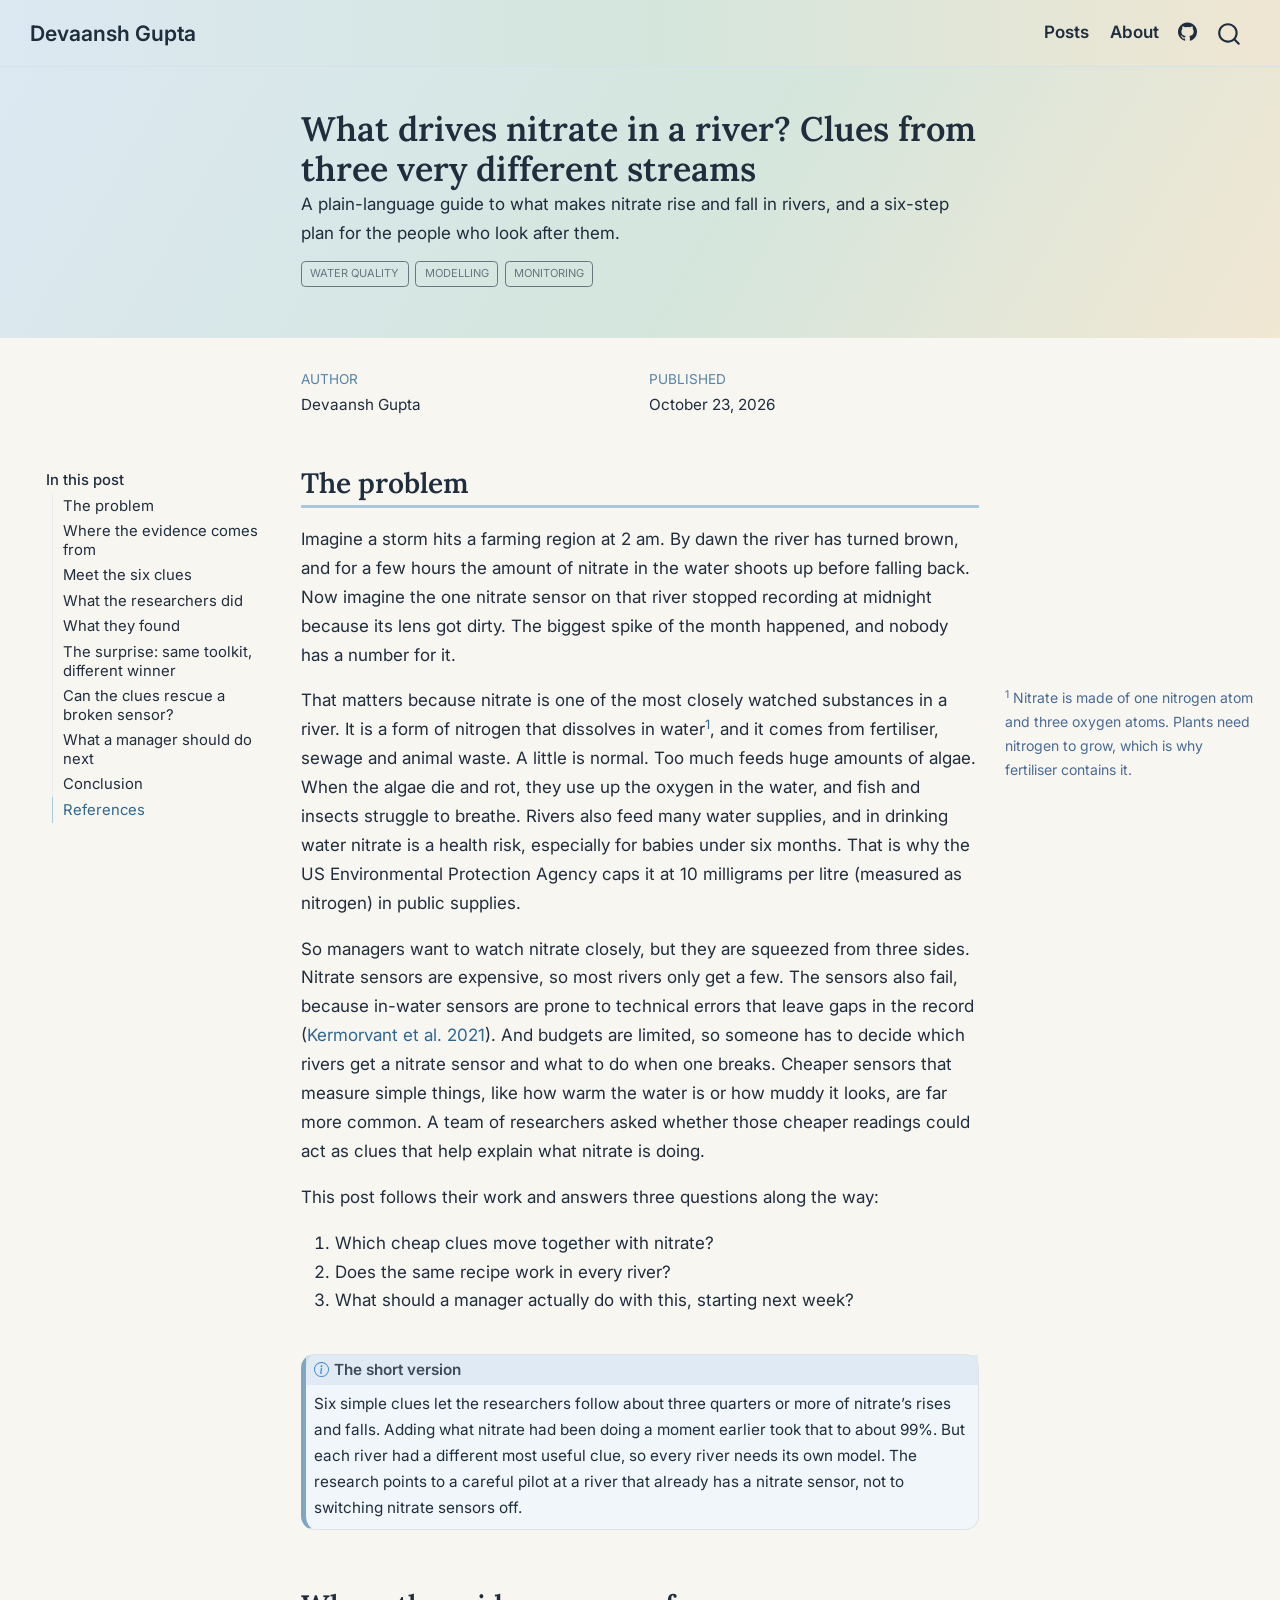
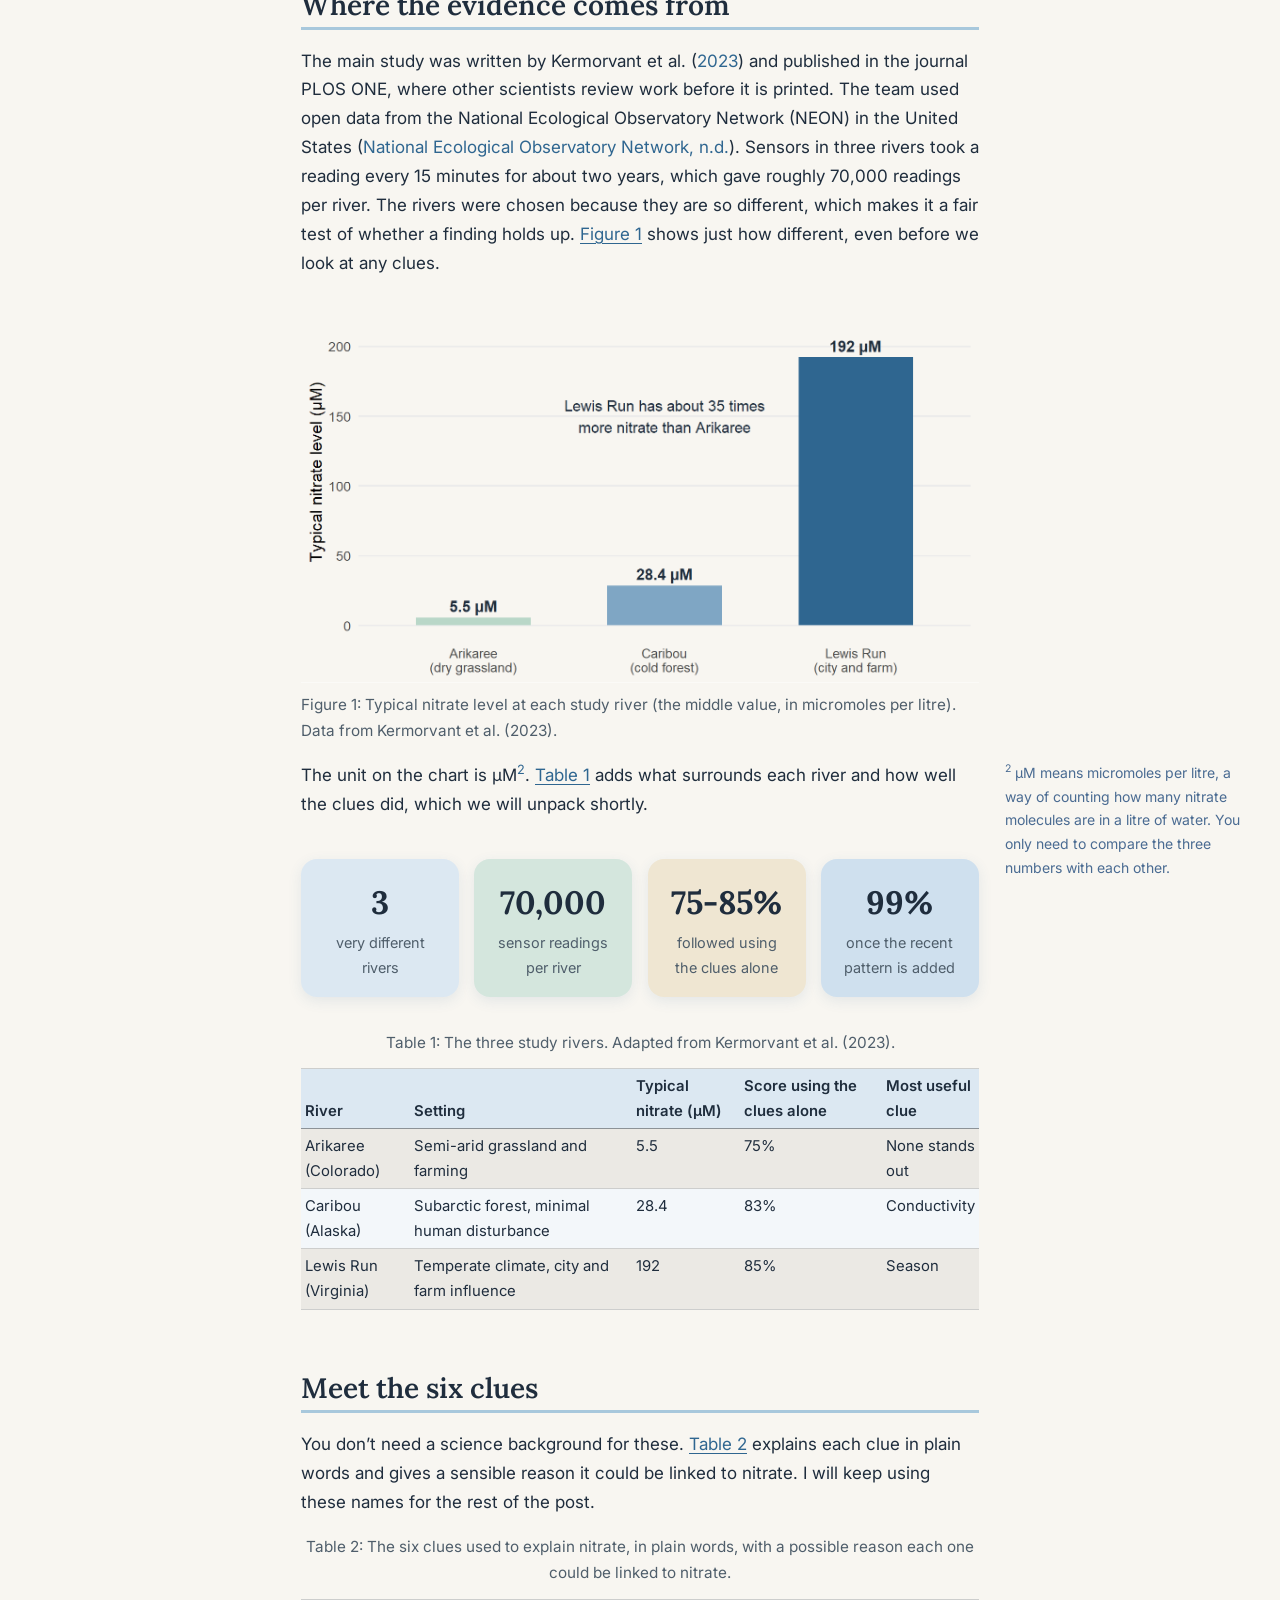
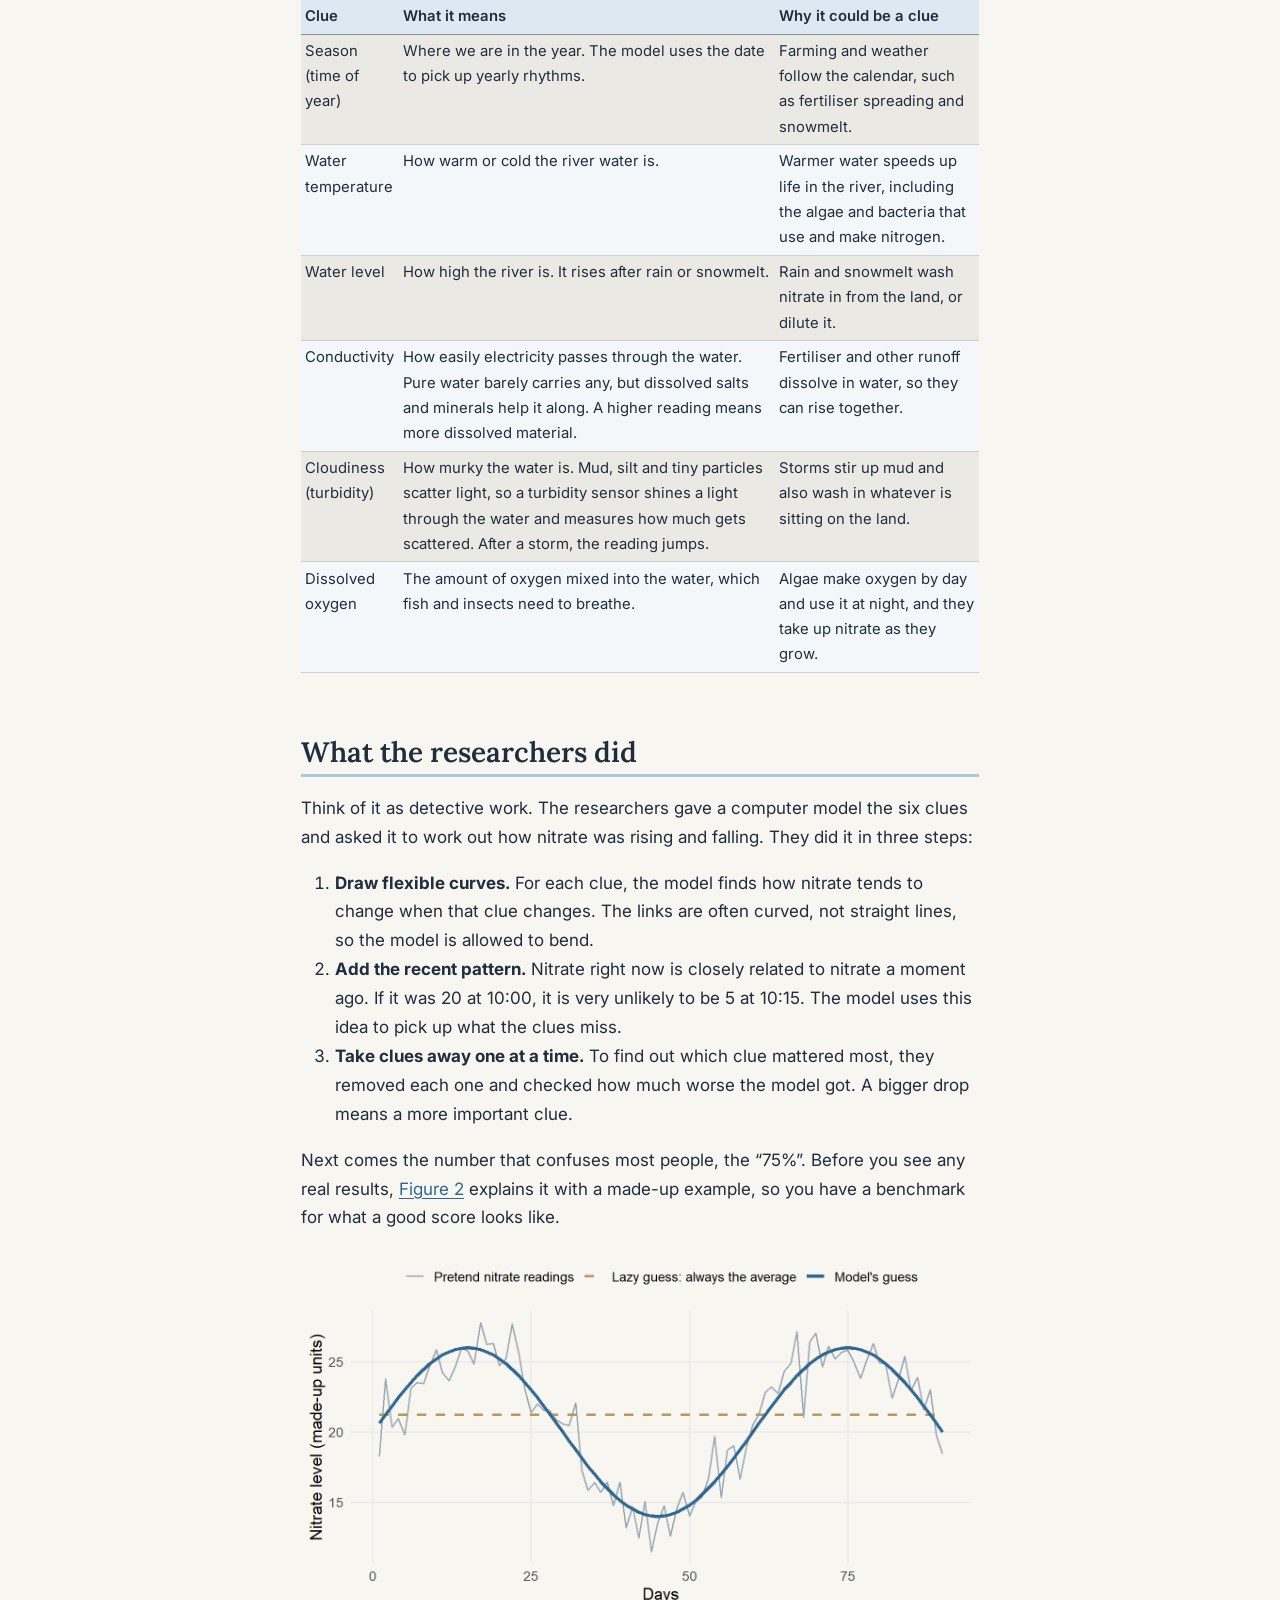
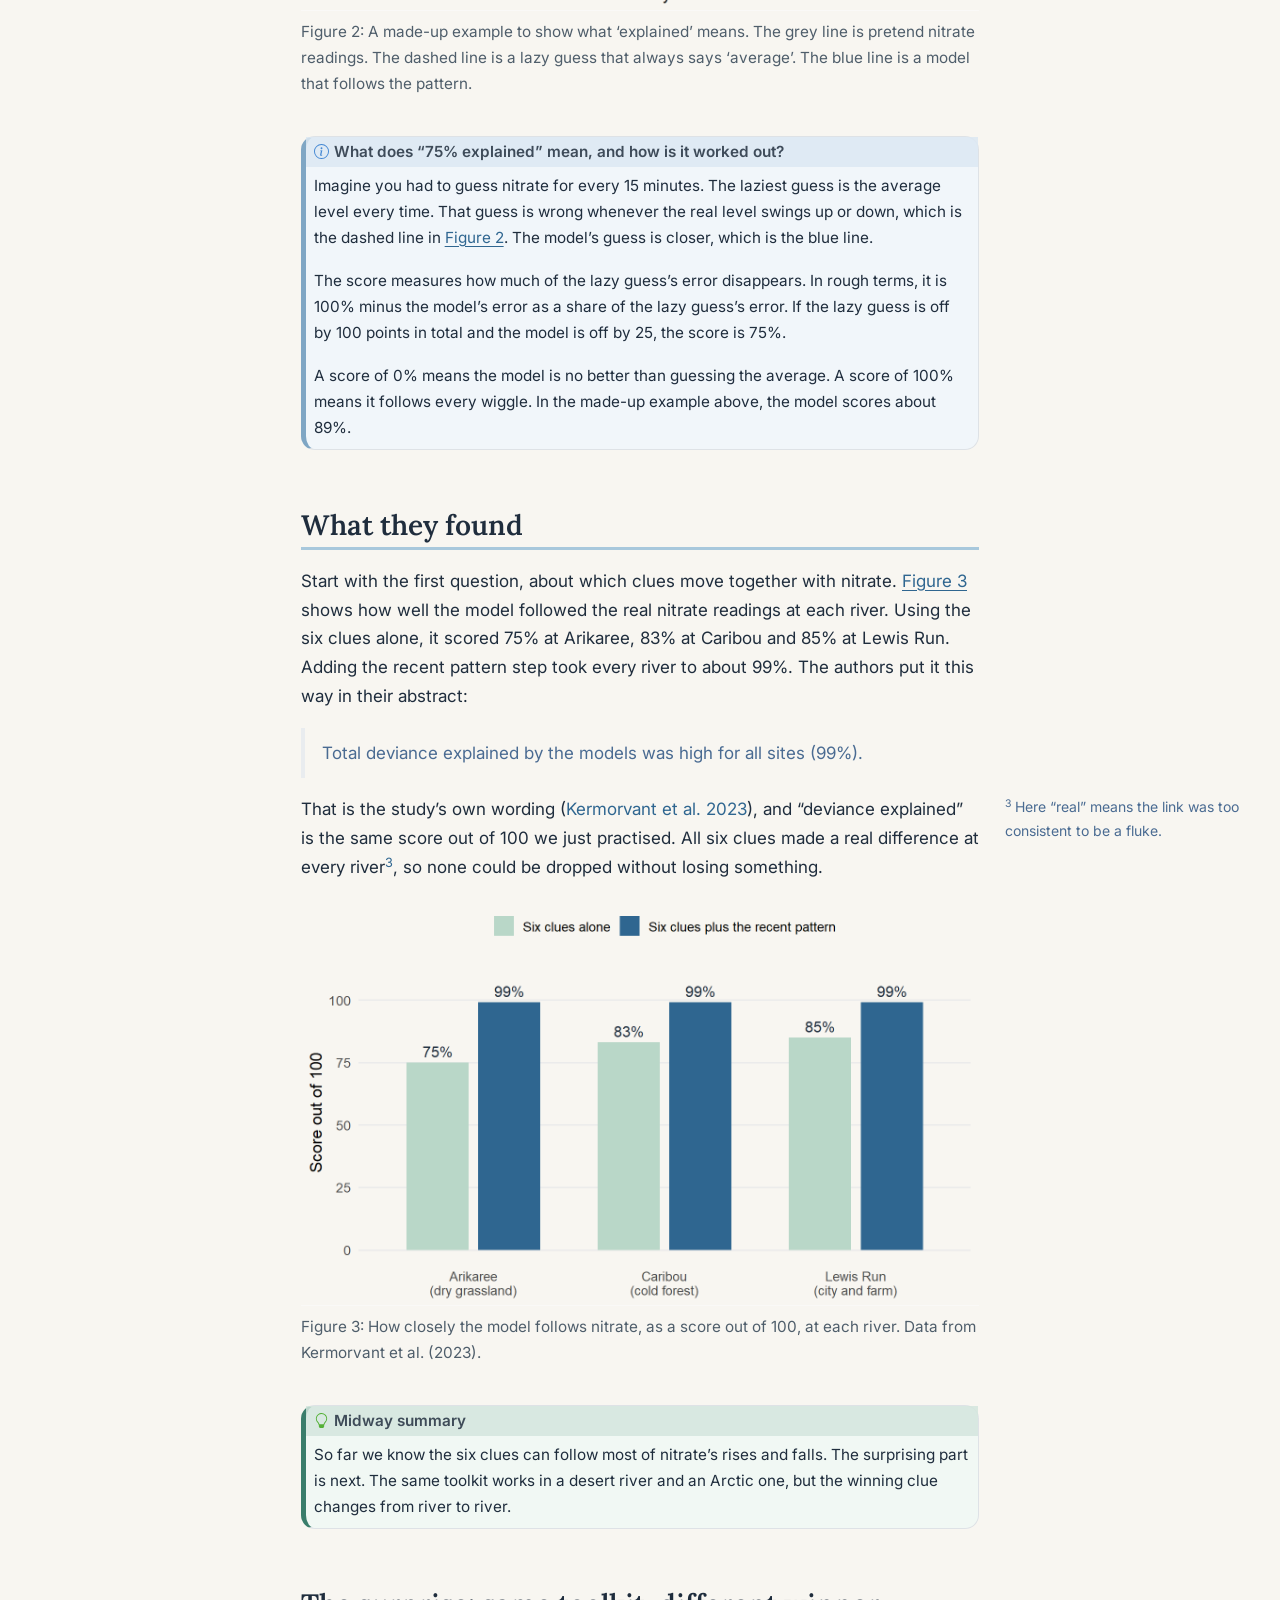
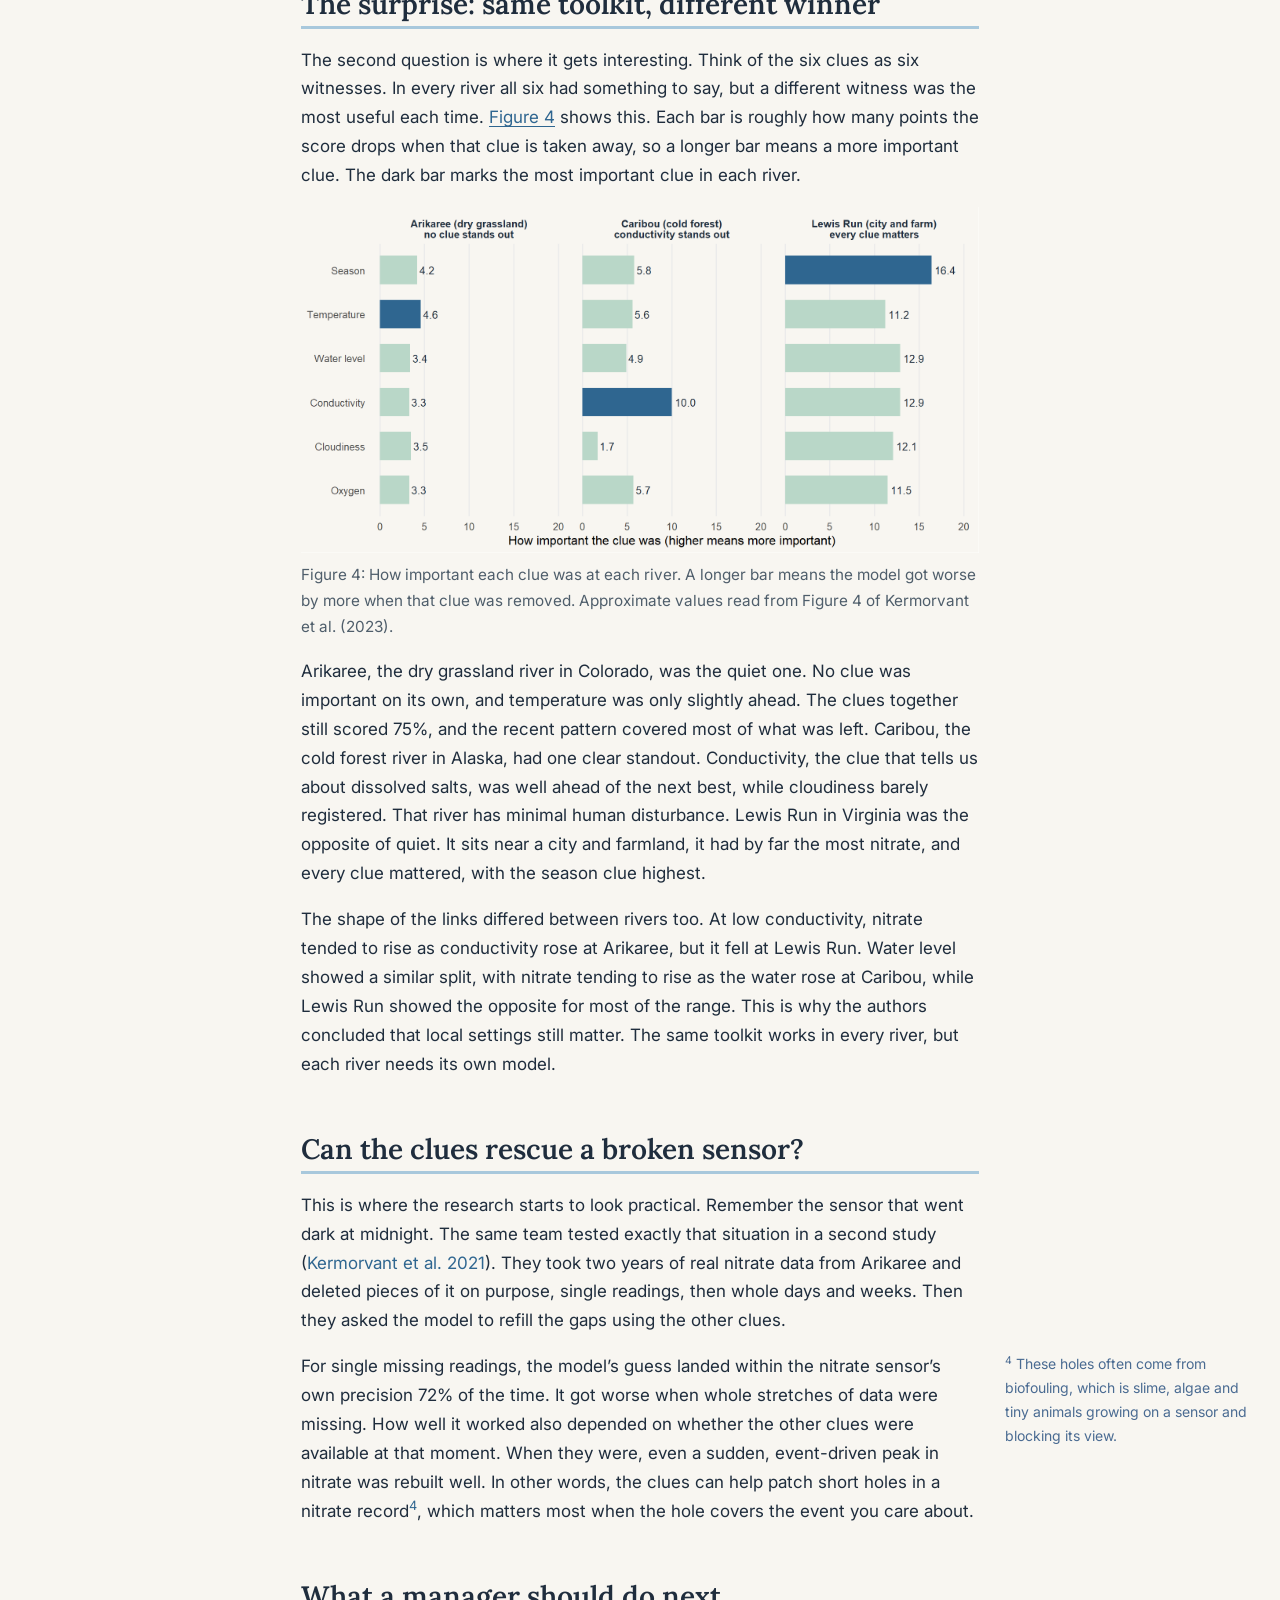
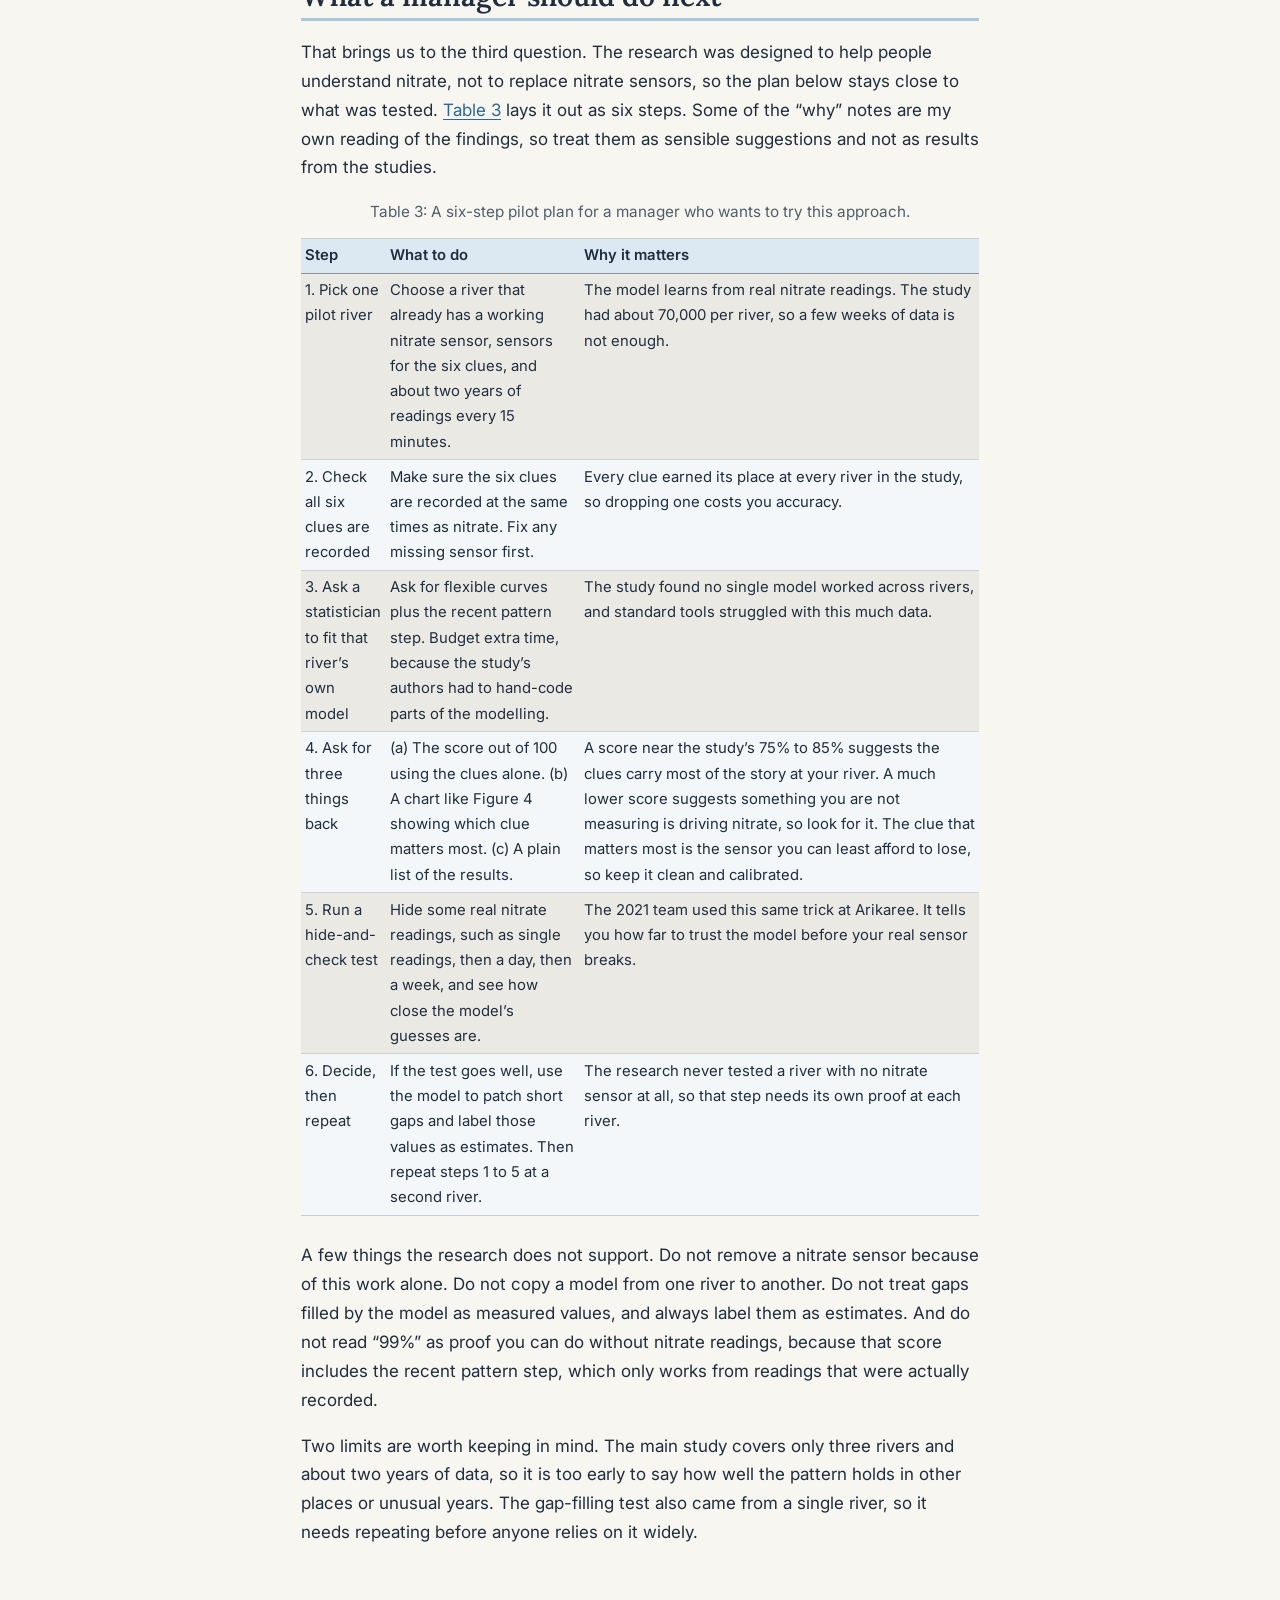
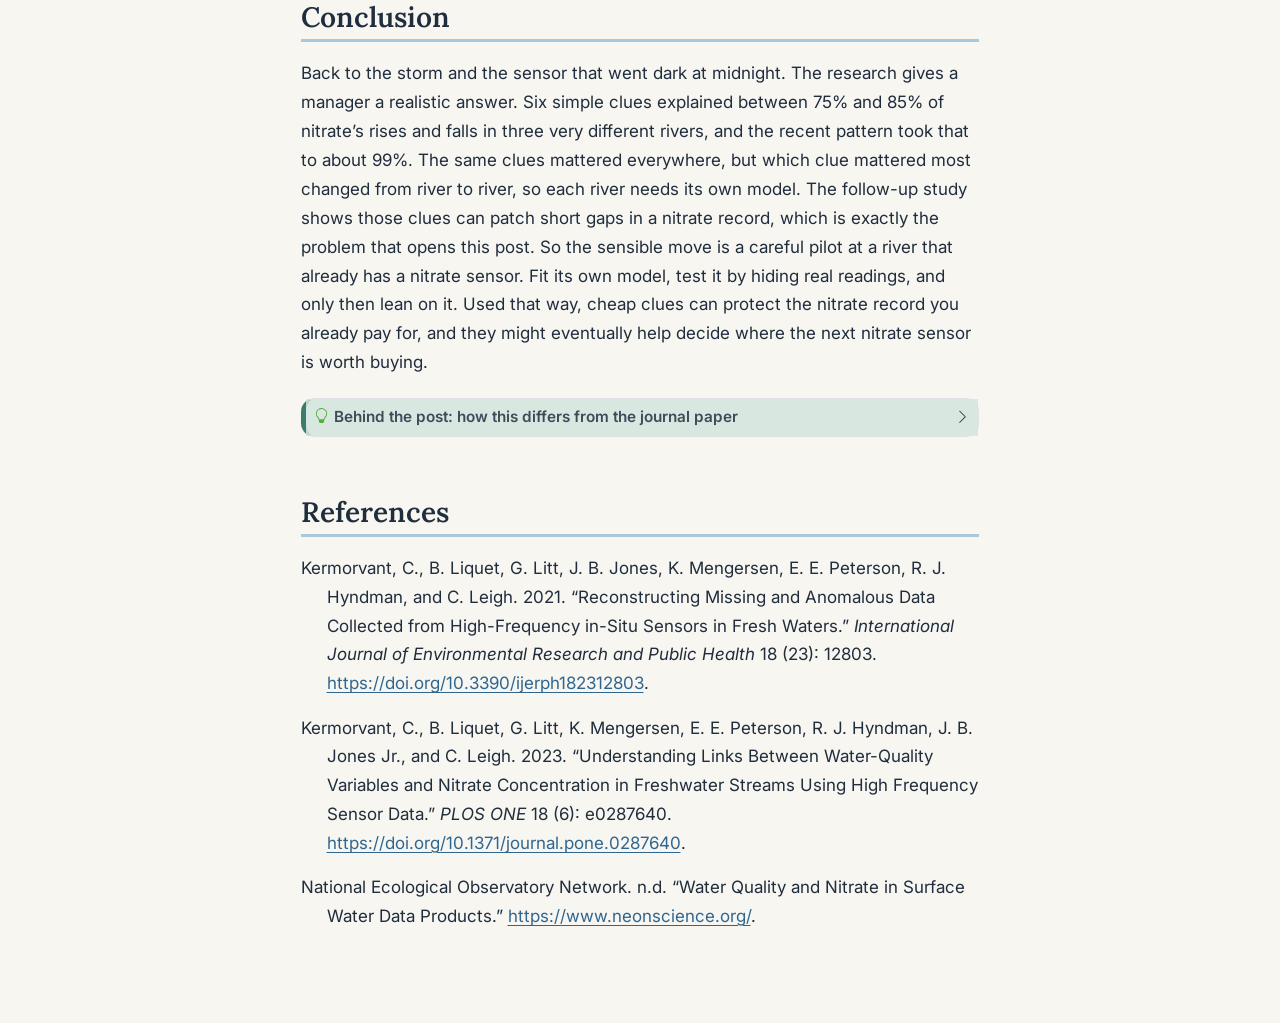
<file: docs/posts/nitrate-sensors/index.html>
<!DOCTYPE html>
<html xmlns="http://www.w3.org/1999/xhtml" lang="en" xml:lang="en"><head>

<meta charset="utf-8">
<meta name="generator" content="quarto-1.6.42">

<meta name="viewport" content="width=device-width, initial-scale=1.0, user-scalable=yes">

<meta name="author" content="Devaansh Gupta">
<meta name="dcterms.date" content="2026-10-23">
<meta name="description" content="A plain-language guide to what makes nitrate rise and fall in rivers, and a six-step plan for the people who look after them.">

<title>What drives nitrate in a river? Clues from three very different streams – Devaansh Gupta</title>
<style>
code{white-space: pre-wrap;}
span.smallcaps{font-variant: small-caps;}
div.columns{display: flex; gap: min(4vw, 1.5em);}
div.column{flex: auto; overflow-x: auto;}
div.hanging-indent{margin-left: 1.5em; text-indent: -1.5em;}
ul.task-list{list-style: none;}
ul.task-list li input[type="checkbox"] {
  width: 0.8em;
  margin: 0 0.8em 0.2em -1em; /* quarto-specific, see https://github.com/quarto-dev/quarto-cli/issues/4556 */ 
  vertical-align: middle;
}
/* CSS for citations */
div.csl-bib-body { }
div.csl-entry {
  clear: both;
  margin-bottom: 0em;
}
.hanging-indent div.csl-entry {
  margin-left:2em;
  text-indent:-2em;
}
div.csl-left-margin {
  min-width:2em;
  float:left;
}
div.csl-right-inline {
  margin-left:2em;
  padding-left:1em;
}
div.csl-indent {
  margin-left: 2em;
}</style>


<script src="../../site_libs/quarto-nav/quarto-nav.js"></script>
<script src="../../site_libs/quarto-nav/headroom.min.js"></script>
<script src="../../site_libs/clipboard/clipboard.min.js"></script>
<script src="../../site_libs/quarto-search/autocomplete.umd.js"></script>
<script src="../../site_libs/quarto-search/fuse.min.js"></script>
<script src="../../site_libs/quarto-search/quarto-search.js"></script>
<meta name="quarto:offset" content="../../">
<script src="../../site_libs/quarto-html/quarto.js"></script>
<script src="../../site_libs/quarto-html/popper.min.js"></script>
<script src="../../site_libs/quarto-html/tippy.umd.min.js"></script>
<script src="../../site_libs/quarto-html/anchor.min.js"></script>
<link href="../../site_libs/quarto-html/tippy.css" rel="stylesheet">
<link href="../../site_libs/quarto-html/quarto-syntax-highlighting-2f5df379a58b258e96c21c0638c20c03.css" rel="stylesheet" id="quarto-text-highlighting-styles">
<script src="../../site_libs/bootstrap/bootstrap.min.js"></script>
<link href="../../site_libs/bootstrap/bootstrap-icons.css" rel="stylesheet">
<link href="../../site_libs/bootstrap/bootstrap-33deeead9a50a46b6cf6142e752c63da.min.css" rel="stylesheet" append-hash="true" id="quarto-bootstrap" data-mode="light">
<script id="quarto-search-options" type="application/json">{
  "location": "navbar",
  "copy-button": false,
  "collapse-after": 3,
  "panel-placement": "end",
  "type": "overlay",
  "limit": 50,
  "keyboard-shortcut": [
    "f",
    "/",
    "s"
  ],
  "show-item-context": false,
  "language": {
    "search-no-results-text": "No results",
    "search-matching-documents-text": "matching documents",
    "search-copy-link-title": "Copy link to search",
    "search-hide-matches-text": "Hide additional matches",
    "search-more-match-text": "more match in this document",
    "search-more-matches-text": "more matches in this document",
    "search-clear-button-title": "Clear",
    "search-text-placeholder": "",
    "search-detached-cancel-button-title": "Cancel",
    "search-submit-button-title": "Submit",
    "search-label": "Search"
  }
}</script>


</head>

<body class="floating nav-fixed slimcontent">

<div id="quarto-search-results"></div>
  <header id="quarto-header" class="headroom fixed-top quarto-banner">
    <nav class="navbar navbar-expand-lg " data-bs-theme="dark">
      <div class="navbar-container container-fluid">
      <div class="navbar-brand-container mx-auto">
    <a class="navbar-brand" href="../../index.html">
    <span class="navbar-title">Devaansh Gupta</span>
    </a>
  </div>
            <div id="quarto-search" class="" title="Search"></div>
          <button class="navbar-toggler" type="button" data-bs-toggle="collapse" data-bs-target="#navbarCollapse" aria-controls="navbarCollapse" role="menu" aria-expanded="false" aria-label="Toggle navigation" onclick="if (window.quartoToggleHeadroom) { window.quartoToggleHeadroom(); }">
  <span class="navbar-toggler-icon"></span>
</button>
          <div class="collapse navbar-collapse" id="navbarCollapse">
            <ul class="navbar-nav navbar-nav-scroll ms-auto">
  <li class="nav-item">
    <a class="nav-link" href="../../index.html"> 
<span class="menu-text">Posts</span></a>
  </li>  
  <li class="nav-item">
    <a class="nav-link" href="../../about.html"> 
<span class="menu-text">About</span></a>
  </li>  
  <li class="nav-item compact">
    <a class="nav-link" href="https://github.com/Devaansh-ops"> <i class="bi bi-github" role="img" aria-label="GitHub">
</i> 
<span class="menu-text"></span></a>
  </li>  
</ul>
          </div> <!-- /navcollapse -->
            <div class="quarto-navbar-tools">
</div>
      </div> <!-- /container-fluid -->
    </nav>
</header>
<!-- content -->
<header id="title-block-header" class="quarto-title-block default toc-left page-columns page-full">
  <div class="quarto-title-banner page-columns page-full">
    <div class="quarto-title column-body">
      <h1 class="title">What drives nitrate in a river? Clues from three very different streams</h1>
                  <div>
        <div class="description">
          A plain-language guide to what makes nitrate rise and fall in rivers, and a six-step plan for the people who look after them.
        </div>
      </div>
                          <div class="quarto-categories">
                <div class="quarto-category">water quality</div>
                <div class="quarto-category">modelling</div>
                <div class="quarto-category">monitoring</div>
              </div>
                  </div>
  </div>
    
  
  <div class="quarto-title-meta">

      <div>
      <div class="quarto-title-meta-heading">Author</div>
      <div class="quarto-title-meta-contents">
               <p>Devaansh Gupta </p>
            </div>
    </div>
      
      <div>
      <div class="quarto-title-meta-heading">Published</div>
      <div class="quarto-title-meta-contents">
        <p class="date">October 23, 2026</p>
      </div>
    </div>
    
      
    </div>
    
  
  </header><div id="quarto-content" class="quarto-container page-columns page-rows-contents page-layout-article page-navbar">
<!-- sidebar -->
  <nav id="quarto-sidebar" class="sidebar collapse collapse-horizontal quarto-sidebar-collapse-item sidebar-navigation floating overflow-auto">
    <nav id="TOC" role="doc-toc" class="toc-active">
    <h2 id="toc-title">In this post</h2>
   
  <ul>
  <li><a href="#the-problem" id="toc-the-problem" class="nav-link active" data-scroll-target="#the-problem">The problem</a></li>
  <li><a href="#where-the-evidence-comes-from" id="toc-where-the-evidence-comes-from" class="nav-link" data-scroll-target="#where-the-evidence-comes-from">Where the evidence comes from</a></li>
  <li><a href="#meet-the-six-clues" id="toc-meet-the-six-clues" class="nav-link" data-scroll-target="#meet-the-six-clues">Meet the six clues</a></li>
  <li><a href="#what-the-researchers-did" id="toc-what-the-researchers-did" class="nav-link" data-scroll-target="#what-the-researchers-did">What the researchers did</a></li>
  <li><a href="#what-they-found" id="toc-what-they-found" class="nav-link" data-scroll-target="#what-they-found">What they found</a></li>
  <li><a href="#the-surprise-same-toolkit-different-winner" id="toc-the-surprise-same-toolkit-different-winner" class="nav-link" data-scroll-target="#the-surprise-same-toolkit-different-winner">The surprise: same toolkit, different winner</a></li>
  <li><a href="#can-the-clues-rescue-a-broken-sensor" id="toc-can-the-clues-rescue-a-broken-sensor" class="nav-link" data-scroll-target="#can-the-clues-rescue-a-broken-sensor">Can the clues rescue a broken sensor?</a></li>
  <li><a href="#what-a-manager-should-do-next" id="toc-what-a-manager-should-do-next" class="nav-link" data-scroll-target="#what-a-manager-should-do-next">What a manager should do next</a></li>
  <li><a href="#conclusion" id="toc-conclusion" class="nav-link" data-scroll-target="#conclusion">Conclusion</a></li>
  <li><a href="#references" id="toc-references" class="nav-link" data-scroll-target="#references">References</a></li>
  </ul>
</nav>
</nav>
<div id="quarto-sidebar-glass" class="quarto-sidebar-collapse-item" data-bs-toggle="collapse" data-bs-target=".quarto-sidebar-collapse-item"></div>
<!-- margin-sidebar -->
    <div id="quarto-margin-sidebar" class="sidebar margin-sidebar zindex-bottom">
    </div>
<!-- main -->
<main class="content quarto-banner-title-block page-columns page-full" id="quarto-document-content">





<section id="the-problem" class="level2 page-columns page-full">
<h2 class="anchored" data-anchor-id="the-problem">The problem</h2>
<p>Imagine a storm hits a farming region at 2 am. By dawn the river has turned brown, and for a few hours the amount of nitrate in the water shoots up before falling back. Now imagine the one nitrate sensor on that river stopped recording at midnight because its lens got dirty. The biggest spike of the month happened, and nobody has a number for it.</p>
<p>That matters because nitrate is one of the most closely watched substances in a river. It is a form of nitrogen that dissolves in water<a href="#fn1" class="footnote-ref" id="fnref1" role="doc-noteref"><sup>1</sup></a>, and it comes from fertiliser, sewage and animal waste. A little is normal. Too much feeds huge amounts of algae. When the algae die and rot, they use up the oxygen in the water, and fish and insects struggle to breathe. Rivers also feed many water supplies, and in drinking water nitrate is a health risk, especially for babies under six months. That is why the US Environmental Protection Agency caps it at 10 milligrams per litre (measured as nitrogen) in public supplies.</p>
<div class="no-row-height column-margin column-container"><div id="fn1"><p><sup>1</sup>&nbsp;Nitrate is made of one nitrogen atom and three oxygen atoms. Plants need nitrogen to grow, which is why fertiliser contains it.</p></div></div><p>So managers want to watch nitrate closely, but they are squeezed from three sides. Nitrate sensors are expensive, so most rivers only get a few. The sensors also fail, because in-water sensors are prone to technical errors that leave gaps in the record <span class="citation" data-cites="kermorvant2021">(<a href="#ref-kermorvant2021" role="doc-biblioref">Kermorvant et al. 2021</a>)</span>. And budgets are limited, so someone has to decide which rivers get a nitrate sensor and what to do when one breaks. Cheaper sensors that measure simple things, like how warm the water is or how muddy it looks, are far more common. A team of researchers asked whether those cheaper readings could act as clues that help explain what nitrate is doing.</p>
<p>This post follows their work and answers three questions along the way:</p>
<ol type="1">
<li>Which cheap clues move together with nitrate?</li>
<li>Does the same recipe work in every river?</li>
<li>What should a manager actually do with this, starting next week?</li>
</ol>
<div class="callout callout-style-default callout-note callout-titled">
<div class="callout-header d-flex align-content-center">
<div class="callout-icon-container">
<i class="callout-icon"></i>
</div>
<div class="callout-title-container flex-fill">
The short version
</div>
</div>
<div class="callout-body-container callout-body">
<p>Six simple clues let the researchers follow about three quarters or more of nitrate’s rises and falls. Adding what nitrate had been doing a moment earlier took that to about 99%. But each river had a different most useful clue, so every river needs its own model. The research points to a careful pilot at a river that already has a nitrate sensor, not to switching nitrate sensors off.</p>
</div>
</div>
</section>
<section id="where-the-evidence-comes-from" class="level2 page-columns page-full">
<h2 class="anchored" data-anchor-id="where-the-evidence-comes-from">Where the evidence comes from</h2>
<p>The main study was written by <span class="citation" data-cites="kermorvant2023">Kermorvant et al. (<a href="#ref-kermorvant2023" role="doc-biblioref">2023</a>)</span> and published in the journal PLOS ONE, where other scientists review work before it is printed. The team used open data from the National Ecological Observatory Network (NEON) in the United States <span class="citation" data-cites="neon">(<a href="#ref-neon" role="doc-biblioref">National Ecological Observatory Network, n.d.</a>)</span>. Sensors in three rivers took a reading every 15 minutes for about two years, which gave roughly 70,000 readings per river. The rivers were chosen because they are so different, which makes it a fair test of whether a finding holds up. <a href="#fig-hook" class="quarto-xref">Figure&nbsp;1</a> shows just how different, even before we look at any clues.</p>
<div class="cell">
<div class="cell-output-display">
<div id="fig-hook" class="quarto-float quarto-figure quarto-figure-center anchored" alt="Bar chart of typical nitrate at three rivers. Arikaree 5.5, Caribou 28.4, Lewis Run 192 micromoles per litre. A note says Lewis Run has about 35 times more nitrate than Arikaree.">
<figure class="quarto-float quarto-float-fig figure">
<div aria-describedby="fig-hook-caption-0ceaefa1-69ba-4598-a22c-09a6ac19f8ca">
<img src="index_files/figure-html/fig-hook-1.png" class="img-fluid figure-img" alt="Bar chart of typical nitrate at three rivers. Arikaree 5.5, Caribou 28.4, Lewis Run 192 micromoles per litre. A note says Lewis Run has about 35 times more nitrate than Arikaree." width="720">
</div>
<figcaption class="quarto-float-caption-bottom quarto-float-caption quarto-float-fig" id="fig-hook-caption-0ceaefa1-69ba-4598-a22c-09a6ac19f8ca">
Figure&nbsp;1: Typical nitrate level at each study river (the middle value, in micromoles per litre). Data from Kermorvant et al.&nbsp;(2023).
</figcaption>
</figure>
</div>
</div>
</div>
<p>The unit on the chart is µM<a href="#fn2" class="footnote-ref" id="fnref2" role="doc-noteref"><sup>2</sup></a>. <a href="#tbl-rivers" class="quarto-xref">Table&nbsp;1</a> adds what surrounds each river and how well the clues did, which we will unpack shortly.</p>
<div class="no-row-height column-margin column-container"><div id="fn2"><p><sup>2</sup>&nbsp;µM means micromoles per litre, a way of counting how many nitrate molecules are in a litre of water. You only need to compare the three numbers with each other.</p></div></div><div class="stat-row">
<div class="stat">
<span class="num">3</span><span class="lab">very different rivers</span>
</div>
<div class="stat">
<span class="num">70,000</span><span class="lab">sensor readings per river</span>
</div>
<div class="stat">
<span class="num">75-85%</span><span class="lab">followed using the clues alone</span>
</div>
<div class="stat">
<span class="num">99%</span><span class="lab">once the recent pattern is added</span>
</div>
</div>
<div class="cell">
<div id="tbl-rivers" class="cell quarto-float quarto-figure quarto-figure-center anchored">
<figure class="quarto-float quarto-float-tbl figure">
<figcaption class="quarto-float-caption-top quarto-float-caption quarto-float-tbl" id="tbl-rivers-caption-0ceaefa1-69ba-4598-a22c-09a6ac19f8ca">
Table&nbsp;1: The three study rivers. Adapted from Kermorvant et al.&nbsp;(2023).
</figcaption>
<div aria-describedby="tbl-rivers-caption-0ceaefa1-69ba-4598-a22c-09a6ac19f8ca">
<div class="cell-output-display">
<table class="do-not-create-environment cell caption-top table table-sm table-striped small">
<colgroup>
<col style="width: 16%">
<col style="width: 33%">
<col style="width: 16%">
<col style="width: 21%">
<col style="width: 12%">
</colgroup>
<thead>
<tr class="header">
<th style="text-align: left;">River</th>
<th style="text-align: left;">Setting</th>
<th style="text-align: left;">Typical nitrate (µM)</th>
<th style="text-align: left;">Score using the clues alone</th>
<th style="text-align: left;">Most useful clue</th>
</tr>
</thead>
<tbody>
<tr class="odd">
<td style="text-align: left;">Arikaree (Colorado)</td>
<td style="text-align: left;">Semi-arid grassland and farming</td>
<td style="text-align: left;">5.5</td>
<td style="text-align: left;">75%</td>
<td style="text-align: left;">None stands out</td>
</tr>
<tr class="even">
<td style="text-align: left;">Caribou (Alaska)</td>
<td style="text-align: left;">Subarctic forest, minimal human disturbance</td>
<td style="text-align: left;">28.4</td>
<td style="text-align: left;">83%</td>
<td style="text-align: left;">Conductivity</td>
</tr>
<tr class="odd">
<td style="text-align: left;">Lewis Run (Virginia)</td>
<td style="text-align: left;">Temperate climate, city and farm influence</td>
<td style="text-align: left;">192</td>
<td style="text-align: left;">85%</td>
<td style="text-align: left;">Season</td>
</tr>
</tbody>
</table>
</div>
</div>
</figure>
</div>
</div>
</section>
<section id="meet-the-six-clues" class="level2">
<h2 class="anchored" data-anchor-id="meet-the-six-clues">Meet the six clues</h2>
<p>You don’t need a science background for these. <a href="#tbl-clues" class="quarto-xref">Table&nbsp;2</a> explains each clue in plain words and gives a sensible reason it could be linked to nitrate. I will keep using these names for the rest of the post.</p>
<div class="cell">
<div id="tbl-clues" class="cell quarto-float quarto-figure quarto-figure-center anchored">
<figure class="quarto-float quarto-float-tbl figure">
<figcaption class="quarto-float-caption-top quarto-float-caption quarto-float-tbl" id="tbl-clues-caption-0ceaefa1-69ba-4598-a22c-09a6ac19f8ca">
Table&nbsp;2: The six clues used to explain nitrate, in plain words, with a possible reason each one could be linked to nitrate.
</figcaption>
<div aria-describedby="tbl-clues-caption-0ceaefa1-69ba-4598-a22c-09a6ac19f8ca">
<div class="cell-output-display">
<table class="do-not-create-environment cell caption-top table table-sm table-striped small">
<colgroup>
<col style="width: 7%">
<col style="width: 60%">
<col style="width: 32%">
</colgroup>
<thead>
<tr class="header">
<th style="text-align: left;">Clue</th>
<th style="text-align: left;">What it means</th>
<th style="text-align: left;">Why it could be a clue</th>
</tr>
</thead>
<tbody>
<tr class="odd">
<td style="text-align: left;">Season (time of year)</td>
<td style="text-align: left;">Where we are in the year. The model uses the date to pick up yearly rhythms.</td>
<td style="text-align: left;">Farming and weather follow the calendar, such as fertiliser spreading and snowmelt.</td>
</tr>
<tr class="even">
<td style="text-align: left;">Water temperature</td>
<td style="text-align: left;">How warm or cold the river water is.</td>
<td style="text-align: left;">Warmer water speeds up life in the river, including the algae and bacteria that use and make nitrogen.</td>
</tr>
<tr class="odd">
<td style="text-align: left;">Water level</td>
<td style="text-align: left;">How high the river is. It rises after rain or snowmelt.</td>
<td style="text-align: left;">Rain and snowmelt wash nitrate in from the land, or dilute it.</td>
</tr>
<tr class="even">
<td style="text-align: left;">Conductivity</td>
<td style="text-align: left;">How easily electricity passes through the water. Pure water barely carries any, but dissolved salts and minerals help it along. A higher reading means more dissolved material.</td>
<td style="text-align: left;">Fertiliser and other runoff dissolve in water, so they can rise together.</td>
</tr>
<tr class="odd">
<td style="text-align: left;">Cloudiness (turbidity)</td>
<td style="text-align: left;">How murky the water is. Mud, silt and tiny particles scatter light, so a turbidity sensor shines a light through the water and measures how much gets scattered. After a storm, the reading jumps.</td>
<td style="text-align: left;">Storms stir up mud and also wash in whatever is sitting on the land.</td>
</tr>
<tr class="even">
<td style="text-align: left;">Dissolved oxygen</td>
<td style="text-align: left;">The amount of oxygen mixed into the water, which fish and insects need to breathe.</td>
<td style="text-align: left;">Algae make oxygen by day and use it at night, and they take up nitrate as they grow.</td>
</tr>
</tbody>
</table>
</div>
</div>
</figure>
</div>
</div>
</section>
<section id="what-the-researchers-did" class="level2">
<h2 class="anchored" data-anchor-id="what-the-researchers-did">What the researchers did</h2>
<p>Think of it as detective work. The researchers gave a computer model the six clues and asked it to work out how nitrate was rising and falling. They did it in three steps:</p>
<ol type="1">
<li><strong>Draw flexible curves.</strong> For each clue, the model finds how nitrate tends to change when that clue changes. The links are often curved, not straight lines, so the model is allowed to bend.</li>
<li><strong>Add the recent pattern.</strong> Nitrate right now is closely related to nitrate a moment ago. If it was 20 at 10:00, it is very unlikely to be 5 at 10:15. The model uses this idea to pick up what the clues miss.</li>
<li><strong>Take clues away one at a time.</strong> To find out which clue mattered most, they removed each one and checked how much worse the model got. A bigger drop means a more important clue.</li>
</ol>
<p>Next comes the number that confuses most people, the “75%”. Before you see any real results, <a href="#fig-wiggle" class="quarto-xref">Figure&nbsp;2</a> explains it with a made-up example, so you have a benchmark for what a good score looks like.</p>
<div class="cell">
<div class="cell-output-display">
<div id="fig-wiggle" class="quarto-float quarto-figure quarto-figure-center anchored" alt="Line chart of invented nitrate readings over 90 days that rise and fall. A flat dashed line shows the average. A smooth blue line follows the rises and falls closely.">
<figure class="quarto-float quarto-float-fig figure">
<div aria-describedby="fig-wiggle-caption-0ceaefa1-69ba-4598-a22c-09a6ac19f8ca">
<img src="index_files/figure-html/fig-wiggle-1.png" class="img-fluid figure-img" alt="Line chart of invented nitrate readings over 90 days that rise and fall. A flat dashed line shows the average. A smooth blue line follows the rises and falls closely." width="720">
</div>
<figcaption class="quarto-float-caption-bottom quarto-float-caption quarto-float-fig" id="fig-wiggle-caption-0ceaefa1-69ba-4598-a22c-09a6ac19f8ca">
Figure&nbsp;2: A made-up example to show what ‘explained’ means. The grey line is pretend nitrate readings. The dashed line is a lazy guess that always says ‘average’. The blue line is a model that follows the pattern.
</figcaption>
</figure>
</div>
</div>
</div>
<div class="callout callout-style-default callout-note callout-titled">
<div class="callout-header d-flex align-content-center">
<div class="callout-icon-container">
<i class="callout-icon"></i>
</div>
<div class="callout-title-container flex-fill">
What does “75% explained” mean, and how is it worked out?
</div>
</div>
<div class="callout-body-container callout-body">
<p>Imagine you had to guess nitrate for every 15 minutes. The laziest guess is the average level every time. That guess is wrong whenever the real level swings up or down, which is the dashed line in <a href="#fig-wiggle" class="quarto-xref">Figure&nbsp;2</a>. The model’s guess is closer, which is the blue line.</p>
<p>The score measures how much of the lazy guess’s error disappears. In rough terms, it is 100% minus the model’s error as a share of the lazy guess’s error. If the lazy guess is off by 100 points in total and the model is off by 25, the score is 75%.</p>
<p>A score of 0% means the model is no better than guessing the average. A score of 100% means it follows every wiggle. In the made-up example above, the model scores about 89%.</p>
</div>
</div>
</section>
<section id="what-they-found" class="level2 page-columns page-full">
<h2 class="anchored" data-anchor-id="what-they-found">What they found</h2>
<p>Start with the first question, about which clues move together with nitrate. <a href="#fig-score" class="quarto-xref">Figure&nbsp;3</a> shows how well the model followed the real nitrate readings at each river. Using the six clues alone, it scored 75% at Arikaree, 83% at Caribou and 85% at Lewis Run. Adding the recent pattern step took every river to about 99%. The authors put it this way in their abstract:</p>
<blockquote class="blockquote">
<p>Total deviance explained by the models was high for all sites (99%).</p>
</blockquote>
<p>That is the study’s own wording <span class="citation" data-cites="kermorvant2023">(<a href="#ref-kermorvant2023" role="doc-biblioref">Kermorvant et al. 2023</a>)</span>, and “deviance explained” is the same score out of 100 we just practised. All six clues made a real difference at every river<a href="#fn3" class="footnote-ref" id="fnref3" role="doc-noteref"><sup>3</sup></a>, so none could be dropped without losing something.</p>
<div class="no-row-height column-margin column-container"><div id="fn3"><p><sup>3</sup>&nbsp;Here “real” means the link was too consistent to be a fluke.</p></div></div><div class="cell">
<div class="cell-output-display">
<div id="fig-score" class="quarto-float quarto-figure quarto-figure-center anchored" alt="Grouped bar chart. For Arikaree, Caribou and Lewis Run, the six clues alone score 75, 83 and 85. Adding what nitrate was doing a moment ago takes each river to 99.">
<figure class="quarto-float quarto-float-fig figure">
<div aria-describedby="fig-score-caption-0ceaefa1-69ba-4598-a22c-09a6ac19f8ca">
<img src="index_files/figure-html/fig-score-1.png" class="img-fluid figure-img" alt="Grouped bar chart. For Arikaree, Caribou and Lewis Run, the six clues alone score 75, 83 and 85. Adding what nitrate was doing a moment ago takes each river to 99." width="720">
</div>
<figcaption class="quarto-float-caption-bottom quarto-float-caption quarto-float-fig" id="fig-score-caption-0ceaefa1-69ba-4598-a22c-09a6ac19f8ca">
Figure&nbsp;3: How closely the model follows nitrate, as a score out of 100, at each river. Data from Kermorvant et al.&nbsp;(2023).
</figcaption>
</figure>
</div>
</div>
</div>
<div class="callout callout-style-default callout-tip callout-titled">
<div class="callout-header d-flex align-content-center">
<div class="callout-icon-container">
<i class="callout-icon"></i>
</div>
<div class="callout-title-container flex-fill">
Midway summary
</div>
</div>
<div class="callout-body-container callout-body">
<p>So far we know the six clues can follow most of nitrate’s rises and falls. The surprising part is next. The same toolkit works in a desert river and an Arctic one, but the winning clue changes from river to river.</p>
</div>
</div>
</section>
<section id="the-surprise-same-toolkit-different-winner" class="level2">
<h2 class="anchored" data-anchor-id="the-surprise-same-toolkit-different-winner">The surprise: same toolkit, different winner</h2>
<p>The second question is where it gets interesting. Think of the six clues as six witnesses. In every river all six had something to say, but a different witness was the most useful each time. <a href="#fig-drivers" class="quarto-xref">Figure&nbsp;4</a> shows this. Each bar is roughly how many points the score drops when that clue is taken away, so a longer bar means a more important clue. The dark bar marks the most important clue in each river.</p>
<div class="cell">
<div class="cell-output-display">
<div id="fig-drivers" class="quarto-float quarto-figure quarto-figure-center anchored" alt="Bar chart with three panels, one per river, showing six clues. At Arikaree every clue is under 5 percent. At Caribou conductivity stands out at about 10 percent. At Lewis Run every clue is between about 11 and 16 percent, with season highest.">
<figure class="quarto-float quarto-float-fig figure">
<div aria-describedby="fig-drivers-caption-0ceaefa1-69ba-4598-a22c-09a6ac19f8ca">
<img src="index_files/figure-html/fig-drivers-1.png" class="img-fluid figure-img" alt="Bar chart with three panels, one per river, showing six clues. At Arikaree every clue is under 5 percent. At Caribou conductivity stands out at about 10 percent. At Lewis Run every clue is between about 11 and 16 percent, with season highest." width="864">
</div>
<figcaption class="quarto-float-caption-bottom quarto-float-caption quarto-float-fig" id="fig-drivers-caption-0ceaefa1-69ba-4598-a22c-09a6ac19f8ca">
Figure&nbsp;4: How important each clue was at each river. A longer bar means the model got worse by more when that clue was removed. Approximate values read from Figure 4 of Kermorvant et al.&nbsp;(2023).
</figcaption>
</figure>
</div>
</div>
</div>
<p>Arikaree, the dry grassland river in Colorado, was the quiet one. No clue was important on its own, and temperature was only slightly ahead. The clues together still scored 75%, and the recent pattern covered most of what was left. Caribou, the cold forest river in Alaska, had one clear standout. Conductivity, the clue that tells us about dissolved salts, was well ahead of the next best, while cloudiness barely registered. That river has minimal human disturbance. Lewis Run in Virginia was the opposite of quiet. It sits near a city and farmland, it had by far the most nitrate, and every clue mattered, with the season clue highest.</p>
<p>The shape of the links differed between rivers too. At low conductivity, nitrate tended to rise as conductivity rose at Arikaree, but it fell at Lewis Run. Water level showed a similar split, with nitrate tending to rise as the water rose at Caribou, while Lewis Run showed the opposite for most of the range. This is why the authors concluded that local settings still matter. The same toolkit works in every river, but each river needs its own model.</p>
</section>
<section id="can-the-clues-rescue-a-broken-sensor" class="level2 page-columns page-full">
<h2 class="anchored" data-anchor-id="can-the-clues-rescue-a-broken-sensor">Can the clues rescue a broken sensor?</h2>
<p>This is where the research starts to look practical. Remember the sensor that went dark at midnight. The same team tested exactly that situation in a second study <span class="citation" data-cites="kermorvant2021">(<a href="#ref-kermorvant2021" role="doc-biblioref">Kermorvant et al. 2021</a>)</span>. They took two years of real nitrate data from Arikaree and deleted pieces of it on purpose, single readings, then whole days and weeks. Then they asked the model to refill the gaps using the other clues.</p>
<p>For single missing readings, the model’s guess landed within the nitrate sensor’s own precision 72% of the time. It got worse when whole stretches of data were missing. How well it worked also depended on whether the other clues were available at that moment. When they were, even a sudden, event-driven peak in nitrate was rebuilt well. In other words, the clues can help patch short holes in a nitrate record<a href="#fn4" class="footnote-ref" id="fnref4" role="doc-noteref"><sup>4</sup></a>, which matters most when the hole covers the event you care about.</p>
<div class="no-row-height column-margin column-container"><div id="fn4"><p><sup>4</sup>&nbsp;These holes often come from biofouling, which is slime, algae and tiny animals growing on a sensor and blocking its view.</p></div></div></section>
<section id="what-a-manager-should-do-next" class="level2">
<h2 class="anchored" data-anchor-id="what-a-manager-should-do-next">What a manager should do next</h2>
<p>That brings us to the third question. The research was designed to help people understand nitrate, not to replace nitrate sensors, so the plan below stays close to what was tested. <a href="#tbl-steps" class="quarto-xref">Table&nbsp;3</a> lays it out as six steps. Some of the “why” notes are my own reading of the findings, so treat them as sensible suggestions and not as results from the studies.</p>
<div class="cell">
<div id="tbl-steps" class="cell quarto-float quarto-figure quarto-figure-center anchored">
<figure class="quarto-float quarto-float-tbl figure">
<figcaption class="quarto-float-caption-top quarto-float-caption quarto-float-tbl" id="tbl-steps-caption-0ceaefa1-69ba-4598-a22c-09a6ac19f8ca">
Table&nbsp;3: A six-step pilot plan for a manager who wants to try this approach.
</figcaption>
<div aria-describedby="tbl-steps-caption-0ceaefa1-69ba-4598-a22c-09a6ac19f8ca">
<div class="cell-output-display">
<table class="do-not-create-environment cell caption-top table table-sm table-striped small">
<colgroup>
<col style="width: 10%">
<col style="width: 29%">
<col style="width: 60%">
</colgroup>
<thead>
<tr class="header">
<th style="text-align: left;">Step</th>
<th style="text-align: left;">What to do</th>
<th style="text-align: left;">Why it matters</th>
</tr>
</thead>
<tbody>
<tr class="odd">
<td style="text-align: left;">1. Pick one pilot river</td>
<td style="text-align: left;">Choose a river that already has a working nitrate sensor, sensors for the six clues, and about two years of readings every 15 minutes.</td>
<td style="text-align: left;">The model learns from real nitrate readings. The study had about 70,000 per river, so a few weeks of data is not enough.</td>
</tr>
<tr class="even">
<td style="text-align: left;">2. Check all six clues are recorded</td>
<td style="text-align: left;">Make sure the six clues are recorded at the same times as nitrate. Fix any missing sensor first.</td>
<td style="text-align: left;">Every clue earned its place at every river in the study, so dropping one costs you accuracy.</td>
</tr>
<tr class="odd">
<td style="text-align: left;">3. Ask a statistician to fit that river’s own model</td>
<td style="text-align: left;">Ask for flexible curves plus the recent pattern step. Budget extra time, because the study’s authors had to hand-code parts of the modelling.</td>
<td style="text-align: left;">The study found no single model worked across rivers, and standard tools struggled with this much data.</td>
</tr>
<tr class="even">
<td style="text-align: left;">4. Ask for three things back</td>
<td style="text-align: left;">(a) The score out of 100 using the clues alone. (b) A chart like Figure 4 showing which clue matters most. (c) A plain list of the results.</td>
<td style="text-align: left;">A score near the study’s 75% to 85% suggests the clues carry most of the story at your river. A much lower score suggests something you are not measuring is driving nitrate, so look for it. The clue that matters most is the sensor you can least afford to lose, so keep it clean and calibrated.</td>
</tr>
<tr class="odd">
<td style="text-align: left;">5. Run a hide-and-check test</td>
<td style="text-align: left;">Hide some real nitrate readings, such as single readings, then a day, then a week, and see how close the model’s guesses are.</td>
<td style="text-align: left;">The 2021 team used this same trick at Arikaree. It tells you how far to trust the model before your real sensor breaks.</td>
</tr>
<tr class="even">
<td style="text-align: left;">6. Decide, then repeat</td>
<td style="text-align: left;">If the test goes well, use the model to patch short gaps and label those values as estimates. Then repeat steps 1 to 5 at a second river.</td>
<td style="text-align: left;">The research never tested a river with no nitrate sensor at all, so that step needs its own proof at each river.</td>
</tr>
</tbody>
</table>
</div>
</div>
</figure>
</div>
</div>
<p>A few things the research does not support. Do not remove a nitrate sensor because of this work alone. Do not copy a model from one river to another. Do not treat gaps filled by the model as measured values, and always label them as estimates. And do not read “99%” as proof you can do without nitrate readings, because that score includes the recent pattern step, which only works from readings that were actually recorded.</p>
<p>Two limits are worth keeping in mind. The main study covers only three rivers and about two years of data, so it is too early to say how well the pattern holds in other places or unusual years. The gap-filling test also came from a single river, so it needs repeating before anyone relies on it widely.</p>
</section>
<section id="conclusion" class="level2">
<h2 class="anchored" data-anchor-id="conclusion">Conclusion</h2>
<p>Back to the storm and the sensor that went dark at midnight. The research gives a manager a realistic answer. Six simple clues explained between 75% and 85% of nitrate’s rises and falls in three very different rivers, and the recent pattern took that to about 99%. The same clues mattered everywhere, but which clue mattered most changed from river to river, so each river needs its own model. The follow-up study shows those clues can patch short gaps in a nitrate record, which is exactly the problem that opens this post. So the sensible move is a careful pilot at a river that already has a nitrate sensor. Fit its own model, test it by hiding real readings, and only then lean on it. Used that way, cheap clues can protect the nitrate record you already pay for, and they might eventually help decide where the next nitrate sensor is worth buying.</p>
<div class="callout callout-style-default callout-tip callout-titled">
<div class="callout-header d-flex align-content-center" data-bs-toggle="collapse" data-bs-target=".callout-4-contents" aria-controls="callout-4" aria-expanded="false" aria-label="Toggle callout">
<div class="callout-icon-container">
<i class="callout-icon"></i>
</div>
<div class="callout-title-container flex-fill">
Behind the post: how this differs from the journal paper
</div>
<div class="callout-btn-toggle d-inline-block border-0 py-1 ps-1 pe-0 float-end"><i class="callout-toggle"></i></div>
</div>
<div id="callout-4" class="callout-4-contents callout-collapse collapse">
<div class="callout-body-container callout-body">
<p>The paper this post is based on and this post cover the same evidence, but they do different jobs. The paper is a stand-alone, archival piece that other scientists can check and reuse. This post is meant to help a busy manager decide what to do, so it focuses on relevance, why it matters, actions and limits.</p>
<table class="caption-top table">
<colgroup>
<col style="width: 33%">
<col style="width: 33%">
<col style="width: 33%">
</colgroup>
<thead>
<tr class="header">
<th></th>
<th>Journal paper</th>
<th>This post</th>
</tr>
</thead>
<tbody>
<tr class="odd">
<td>Who it is for</td>
<td>Other scientists, who will check and reuse the method</td>
<td>River managers, who need to decide what to do</td>
</tr>
<tr class="even">
<td>Order</td>
<td>Builds slowly through methods, results and discussion</td>
<td>Answer first, then the evidence, then the plan</td>
</tr>
<tr class="odd">
<td>Language</td>
<td>Technical terms such as deviance and mixed models</td>
<td>Plain words and a made-up example to explain scores</td>
</tr>
<tr class="even">
<td>Visuals</td>
<td>Several figures and tables, including raw sensor data</td>
<td>Four charts, each answering one question</td>
</tr>
<tr class="odd">
<td>Limits</td>
<td>Listed in the discussion section</td>
<td>Tied to the next step so the reader knows what to do</td>
</tr>
<tr class="even">
<td>Goal</td>
<td>Complete, defensible and permanent</td>
<td>Clear, easy to act on and honest about limits</td>
</tr>
</tbody>
</table>
<p>I borrowed three ideas from pieces I studied earlier. A story opening makes a dry topic easier to care about. Background comes before numbers so readers can judge them. And in a data story the headline result goes early, so people keep reading.</p>
<p>On the charts, each one carries a single message. Soft colours keep the page calm, and the darker bar or line always marks the thing to look at first.</p>
</div>
</div>
</div>
</section>
<section id="references" class="level2">
<h2 class="anchored" data-anchor-id="references">References</h2>
<div id="refs" class="references csl-bib-body hanging-indent" data-entry-spacing="0" role="list">
<div id="ref-kermorvant2021" class="csl-entry" role="listitem">
Kermorvant, C., B. Liquet, G. Litt, J. B. Jones, K. Mengersen, E. E. Peterson, R. J. Hyndman, and C. Leigh. 2021. <span>“Reconstructing Missing and Anomalous Data Collected from High-Frequency in-Situ Sensors in Fresh Waters.”</span> <em>International Journal of Environmental Research and Public Health</em> 18 (23): 12803. <a href="https://doi.org/10.3390/ijerph182312803">https://doi.org/10.3390/ijerph182312803</a>.
</div>
<div id="ref-kermorvant2023" class="csl-entry" role="listitem">
Kermorvant, C., B. Liquet, G. Litt, K. Mengersen, E. E. Peterson, R. J. Hyndman, J. B. Jones Jr., and C. Leigh. 2023. <span>“Understanding Links Between Water-Quality Variables and Nitrate Concentration in Freshwater Streams Using High Frequency Sensor Data.”</span> <em>PLOS ONE</em> 18 (6): e0287640. <a href="https://doi.org/10.1371/journal.pone.0287640">https://doi.org/10.1371/journal.pone.0287640</a>.
</div>
<div id="ref-neon" class="csl-entry" role="listitem">
National Ecological Observatory Network. n.d. <span>“Water Quality and Nitrate in Surface Water Data Products.”</span> <a href="https://www.neonscience.org/">https://www.neonscience.org/</a>.
</div>
</div>


</section>


</main> <!-- /main -->
<script id="quarto-html-after-body" type="application/javascript">
window.document.addEventListener("DOMContentLoaded", function (event) {
  const toggleBodyColorMode = (bsSheetEl) => {
    const mode = bsSheetEl.getAttribute("data-mode");
    const bodyEl = window.document.querySelector("body");
    if (mode === "dark") {
      bodyEl.classList.add("quarto-dark");
      bodyEl.classList.remove("quarto-light");
    } else {
      bodyEl.classList.add("quarto-light");
      bodyEl.classList.remove("quarto-dark");
    }
  }
  const toggleBodyColorPrimary = () => {
    const bsSheetEl = window.document.querySelector("link#quarto-bootstrap");
    if (bsSheetEl) {
      toggleBodyColorMode(bsSheetEl);
    }
  }
  toggleBodyColorPrimary();  
  const icon = "";
  const anchorJS = new window.AnchorJS();
  anchorJS.options = {
    placement: 'right',
    icon: icon
  };
  anchorJS.add('.anchored');
  const isCodeAnnotation = (el) => {
    for (const clz of el.classList) {
      if (clz.startsWith('code-annotation-')) {                     
        return true;
      }
    }
    return false;
  }
  const onCopySuccess = function(e) {
    // button target
    const button = e.trigger;
    // don't keep focus
    button.blur();
    // flash "checked"
    button.classList.add('code-copy-button-checked');
    var currentTitle = button.getAttribute("title");
    button.setAttribute("title", "Copied!");
    let tooltip;
    if (window.bootstrap) {
      button.setAttribute("data-bs-toggle", "tooltip");
      button.setAttribute("data-bs-placement", "left");
      button.setAttribute("data-bs-title", "Copied!");
      tooltip = new bootstrap.Tooltip(button, 
        { trigger: "manual", 
          customClass: "code-copy-button-tooltip",
          offset: [0, -8]});
      tooltip.show();    
    }
    setTimeout(function() {
      if (tooltip) {
        tooltip.hide();
        button.removeAttribute("data-bs-title");
        button.removeAttribute("data-bs-toggle");
        button.removeAttribute("data-bs-placement");
      }
      button.setAttribute("title", currentTitle);
      button.classList.remove('code-copy-button-checked');
    }, 1000);
    // clear code selection
    e.clearSelection();
  }
  const getTextToCopy = function(trigger) {
      const codeEl = trigger.previousElementSibling.cloneNode(true);
      for (const childEl of codeEl.children) {
        if (isCodeAnnotation(childEl)) {
          childEl.remove();
        }
      }
      return codeEl.innerText;
  }
  const clipboard = new window.ClipboardJS('.code-copy-button:not([data-in-quarto-modal])', {
    text: getTextToCopy
  });
  clipboard.on('success', onCopySuccess);
  if (window.document.getElementById('quarto-embedded-source-code-modal')) {
    const clipboardModal = new window.ClipboardJS('.code-copy-button[data-in-quarto-modal]', {
      text: getTextToCopy,
      container: window.document.getElementById('quarto-embedded-source-code-modal')
    });
    clipboardModal.on('success', onCopySuccess);
  }
    var localhostRegex = new RegExp(/^(?:http|https):\/\/localhost\:?[0-9]*\//);
    var mailtoRegex = new RegExp(/^mailto:/);
      var filterRegex = new RegExp('/' + window.location.host + '/');
    var isInternal = (href) => {
        return filterRegex.test(href) || localhostRegex.test(href) || mailtoRegex.test(href);
    }
    // Inspect non-navigation links and adorn them if external
 	var links = window.document.querySelectorAll('a[href]:not(.nav-link):not(.navbar-brand):not(.toc-action):not(.sidebar-link):not(.sidebar-item-toggle):not(.pagination-link):not(.no-external):not([aria-hidden]):not(.dropdown-item):not(.quarto-navigation-tool):not(.about-link)');
    for (var i=0; i<links.length; i++) {
      const link = links[i];
      if (!isInternal(link.href)) {
        // undo the damage that might have been done by quarto-nav.js in the case of
        // links that we want to consider external
        if (link.dataset.originalHref !== undefined) {
          link.href = link.dataset.originalHref;
        }
      }
    }
  function tippyHover(el, contentFn, onTriggerFn, onUntriggerFn) {
    const config = {
      allowHTML: true,
      maxWidth: 500,
      delay: 100,
      arrow: false,
      appendTo: function(el) {
          return el.parentElement;
      },
      interactive: true,
      interactiveBorder: 10,
      theme: 'quarto',
      placement: 'bottom-start',
    };
    if (contentFn) {
      config.content = contentFn;
    }
    if (onTriggerFn) {
      config.onTrigger = onTriggerFn;
    }
    if (onUntriggerFn) {
      config.onUntrigger = onUntriggerFn;
    }
    window.tippy(el, config); 
  }
  const noterefs = window.document.querySelectorAll('a[role="doc-noteref"]');
  for (var i=0; i<noterefs.length; i++) {
    const ref = noterefs[i];
    tippyHover(ref, function() {
      // use id or data attribute instead here
      let href = ref.getAttribute('data-footnote-href') || ref.getAttribute('href');
      try { href = new URL(href).hash; } catch {}
      const id = href.replace(/^#\/?/, "");
      const note = window.document.getElementById(id);
      if (note) {
        return note.innerHTML;
      } else {
        return "";
      }
    });
  }
  const xrefs = window.document.querySelectorAll('a.quarto-xref');
  const processXRef = (id, note) => {
    // Strip column container classes
    const stripColumnClz = (el) => {
      el.classList.remove("page-full", "page-columns");
      if (el.children) {
        for (const child of el.children) {
          stripColumnClz(child);
        }
      }
    }
    stripColumnClz(note)
    if (id === null || id.startsWith('sec-')) {
      // Special case sections, only their first couple elements
      const container = document.createElement("div");
      if (note.children && note.children.length > 2) {
        container.appendChild(note.children[0].cloneNode(true));
        for (let i = 1; i < note.children.length; i++) {
          const child = note.children[i];
          if (child.tagName === "P" && child.innerText === "") {
            continue;
          } else {
            container.appendChild(child.cloneNode(true));
            break;
          }
        }
        if (window.Quarto?.typesetMath) {
          window.Quarto.typesetMath(container);
        }
        return container.innerHTML
      } else {
        if (window.Quarto?.typesetMath) {
          window.Quarto.typesetMath(note);
        }
        return note.innerHTML;
      }
    } else {
      // Remove any anchor links if they are present
      const anchorLink = note.querySelector('a.anchorjs-link');
      if (anchorLink) {
        anchorLink.remove();
      }
      if (window.Quarto?.typesetMath) {
        window.Quarto.typesetMath(note);
      }
      if (note.classList.contains("callout")) {
        return note.outerHTML;
      } else {
        return note.innerHTML;
      }
    }
  }
  for (var i=0; i<xrefs.length; i++) {
    const xref = xrefs[i];
    tippyHover(xref, undefined, function(instance) {
      instance.disable();
      let url = xref.getAttribute('href');
      let hash = undefined; 
      if (url.startsWith('#')) {
        hash = url;
      } else {
        try { hash = new URL(url).hash; } catch {}
      }
      if (hash) {
        const id = hash.replace(/^#\/?/, "");
        const note = window.document.getElementById(id);
        if (note !== null) {
          try {
            const html = processXRef(id, note.cloneNode(true));
            instance.setContent(html);
          } finally {
            instance.enable();
            instance.show();
          }
        } else {
          // See if we can fetch this
          fetch(url.split('#')[0])
          .then(res => res.text())
          .then(html => {
            const parser = new DOMParser();
            const htmlDoc = parser.parseFromString(html, "text/html");
            const note = htmlDoc.getElementById(id);
            if (note !== null) {
              const html = processXRef(id, note);
              instance.setContent(html);
            } 
          }).finally(() => {
            instance.enable();
            instance.show();
          });
        }
      } else {
        // See if we can fetch a full url (with no hash to target)
        // This is a special case and we should probably do some content thinning / targeting
        fetch(url)
        .then(res => res.text())
        .then(html => {
          const parser = new DOMParser();
          const htmlDoc = parser.parseFromString(html, "text/html");
          const note = htmlDoc.querySelector('main.content');
          if (note !== null) {
            // This should only happen for chapter cross references
            // (since there is no id in the URL)
            // remove the first header
            if (note.children.length > 0 && note.children[0].tagName === "HEADER") {
              note.children[0].remove();
            }
            const html = processXRef(null, note);
            instance.setContent(html);
          } 
        }).finally(() => {
          instance.enable();
          instance.show();
        });
      }
    }, function(instance) {
    });
  }
      let selectedAnnoteEl;
      const selectorForAnnotation = ( cell, annotation) => {
        let cellAttr = 'data-code-cell="' + cell + '"';
        let lineAttr = 'data-code-annotation="' +  annotation + '"';
        const selector = 'span[' + cellAttr + '][' + lineAttr + ']';
        return selector;
      }
      const selectCodeLines = (annoteEl) => {
        const doc = window.document;
        const targetCell = annoteEl.getAttribute("data-target-cell");
        const targetAnnotation = annoteEl.getAttribute("data-target-annotation");
        const annoteSpan = window.document.querySelector(selectorForAnnotation(targetCell, targetAnnotation));
        const lines = annoteSpan.getAttribute("data-code-lines").split(",");
        const lineIds = lines.map((line) => {
          return targetCell + "-" + line;
        })
        let top = null;
        let height = null;
        let parent = null;
        if (lineIds.length > 0) {
            //compute the position of the single el (top and bottom and make a div)
            const el = window.document.getElementById(lineIds[0]);
            top = el.offsetTop;
            height = el.offsetHeight;
            parent = el.parentElement.parentElement;
          if (lineIds.length > 1) {
            const lastEl = window.document.getElementById(lineIds[lineIds.length - 1]);
            const bottom = lastEl.offsetTop + lastEl.offsetHeight;
            height = bottom - top;
          }
          if (top !== null && height !== null && parent !== null) {
            // cook up a div (if necessary) and position it 
            let div = window.document.getElementById("code-annotation-line-highlight");
            if (div === null) {
              div = window.document.createElement("div");
              div.setAttribute("id", "code-annotation-line-highlight");
              div.style.position = 'absolute';
              parent.appendChild(div);
            }
            div.style.top = top - 2 + "px";
            div.style.height = height + 4 + "px";
            div.style.left = 0;
            let gutterDiv = window.document.getElementById("code-annotation-line-highlight-gutter");
            if (gutterDiv === null) {
              gutterDiv = window.document.createElement("div");
              gutterDiv.setAttribute("id", "code-annotation-line-highlight-gutter");
              gutterDiv.style.position = 'absolute';
              const codeCell = window.document.getElementById(targetCell);
              const gutter = codeCell.querySelector('.code-annotation-gutter');
              gutter.appendChild(gutterDiv);
            }
            gutterDiv.style.top = top - 2 + "px";
            gutterDiv.style.height = height + 4 + "px";
          }
          selectedAnnoteEl = annoteEl;
        }
      };
      const unselectCodeLines = () => {
        const elementsIds = ["code-annotation-line-highlight", "code-annotation-line-highlight-gutter"];
        elementsIds.forEach((elId) => {
          const div = window.document.getElementById(elId);
          if (div) {
            div.remove();
          }
        });
        selectedAnnoteEl = undefined;
      };
        // Handle positioning of the toggle
    window.addEventListener(
      "resize",
      throttle(() => {
        elRect = undefined;
        if (selectedAnnoteEl) {
          selectCodeLines(selectedAnnoteEl);
        }
      }, 10)
    );
    function throttle(fn, ms) {
    let throttle = false;
    let timer;
      return (...args) => {
        if(!throttle) { // first call gets through
            fn.apply(this, args);
            throttle = true;
        } else { // all the others get throttled
            if(timer) clearTimeout(timer); // cancel #2
            timer = setTimeout(() => {
              fn.apply(this, args);
              timer = throttle = false;
            }, ms);
        }
      };
    }
      // Attach click handler to the DT
      const annoteDls = window.document.querySelectorAll('dt[data-target-cell]');
      for (const annoteDlNode of annoteDls) {
        annoteDlNode.addEventListener('click', (event) => {
          const clickedEl = event.target;
          if (clickedEl !== selectedAnnoteEl) {
            unselectCodeLines();
            const activeEl = window.document.querySelector('dt[data-target-cell].code-annotation-active');
            if (activeEl) {
              activeEl.classList.remove('code-annotation-active');
            }
            selectCodeLines(clickedEl);
            clickedEl.classList.add('code-annotation-active');
          } else {
            // Unselect the line
            unselectCodeLines();
            clickedEl.classList.remove('code-annotation-active');
          }
        });
      }
  const findCites = (el) => {
    const parentEl = el.parentElement;
    if (parentEl) {
      const cites = parentEl.dataset.cites;
      if (cites) {
        return {
          el,
          cites: cites.split(' ')
        };
      } else {
        return findCites(el.parentElement)
      }
    } else {
      return undefined;
    }
  };
  var bibliorefs = window.document.querySelectorAll('a[role="doc-biblioref"]');
  for (var i=0; i<bibliorefs.length; i++) {
    const ref = bibliorefs[i];
    const citeInfo = findCites(ref);
    if (citeInfo) {
      tippyHover(citeInfo.el, function() {
        var popup = window.document.createElement('div');
        citeInfo.cites.forEach(function(cite) {
          var citeDiv = window.document.createElement('div');
          citeDiv.classList.add('hanging-indent');
          citeDiv.classList.add('csl-entry');
          var biblioDiv = window.document.getElementById('ref-' + cite);
          if (biblioDiv) {
            citeDiv.innerHTML = biblioDiv.innerHTML;
          }
          popup.appendChild(citeDiv);
        });
        return popup.innerHTML;
      });
    }
  }
});
</script>
</div> <!-- /content -->




</body></html>
</file>
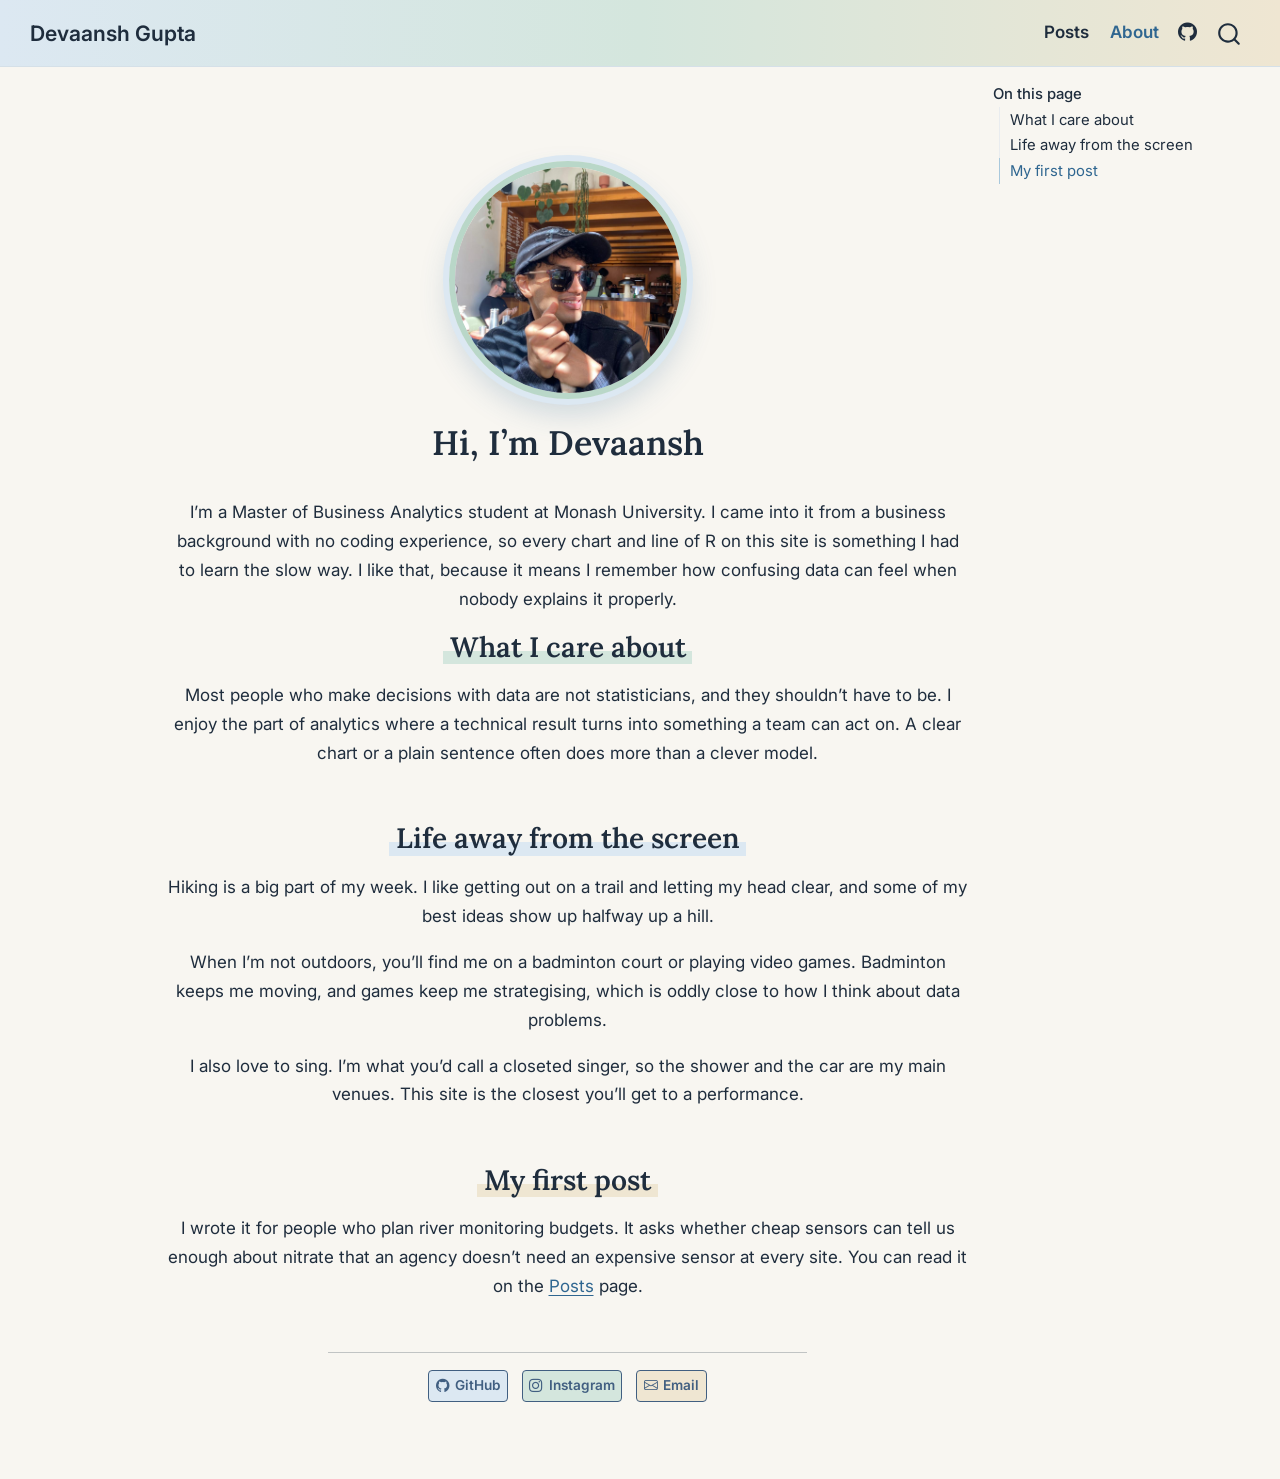
<file: docs/about.html>
<!DOCTYPE html>
<html xmlns="http://www.w3.org/1999/xhtml" lang="en" xml:lang="en"><head>

<meta charset="utf-8">
<meta name="generator" content="quarto-1.6.42">

<meta name="viewport" content="width=device-width, initial-scale=1.0, user-scalable=yes">


<title>Hi, I’m Devaansh – Devaansh Gupta</title>
<style>
code{white-space: pre-wrap;}
span.smallcaps{font-variant: small-caps;}
div.columns{display: flex; gap: min(4vw, 1.5em);}
div.column{flex: auto; overflow-x: auto;}
div.hanging-indent{margin-left: 1.5em; text-indent: -1.5em;}
ul.task-list{list-style: none;}
ul.task-list li input[type="checkbox"] {
  width: 0.8em;
  margin: 0 0.8em 0.2em -1em; /* quarto-specific, see https://github.com/quarto-dev/quarto-cli/issues/4556 */ 
  vertical-align: middle;
}
</style>


<script src="site_libs/quarto-nav/quarto-nav.js"></script>
<script src="site_libs/quarto-nav/headroom.min.js"></script>
<script src="site_libs/clipboard/clipboard.min.js"></script>
<script src="site_libs/quarto-search/autocomplete.umd.js"></script>
<script src="site_libs/quarto-search/fuse.min.js"></script>
<script src="site_libs/quarto-search/quarto-search.js"></script>
<meta name="quarto:offset" content="./">
<script src="site_libs/quarto-html/quarto.js"></script>
<script src="site_libs/quarto-html/popper.min.js"></script>
<script src="site_libs/quarto-html/tippy.umd.min.js"></script>
<link href="site_libs/quarto-html/tippy.css" rel="stylesheet">
<link href="site_libs/quarto-html/quarto-syntax-highlighting-2f5df379a58b258e96c21c0638c20c03.css" rel="stylesheet" id="quarto-text-highlighting-styles">
<script src="site_libs/bootstrap/bootstrap.min.js"></script>
<link href="site_libs/bootstrap/bootstrap-icons.css" rel="stylesheet">
<link href="site_libs/bootstrap/bootstrap-33deeead9a50a46b6cf6142e752c63da.min.css" rel="stylesheet" append-hash="true" id="quarto-bootstrap" data-mode="light">
<script id="quarto-search-options" type="application/json">{
  "location": "navbar",
  "copy-button": false,
  "collapse-after": 3,
  "panel-placement": "end",
  "type": "overlay",
  "limit": 50,
  "keyboard-shortcut": [
    "f",
    "/",
    "s"
  ],
  "show-item-context": false,
  "language": {
    "search-no-results-text": "No results",
    "search-matching-documents-text": "matching documents",
    "search-copy-link-title": "Copy link to search",
    "search-hide-matches-text": "Hide additional matches",
    "search-more-match-text": "more match in this document",
    "search-more-matches-text": "more matches in this document",
    "search-clear-button-title": "Clear",
    "search-text-placeholder": "",
    "search-detached-cancel-button-title": "Cancel",
    "search-submit-button-title": "Submit",
    "search-label": "Search"
  }
}</script>


</head>

<body class="nav-fixed">

<div id="quarto-search-results"></div>
  <header id="quarto-header" class="headroom fixed-top">
    <nav class="navbar navbar-expand-lg " data-bs-theme="dark">
      <div class="navbar-container container-fluid">
      <div class="navbar-brand-container mx-auto">
    <a class="navbar-brand" href="./index.html">
    <span class="navbar-title">Devaansh Gupta</span>
    </a>
  </div>
            <div id="quarto-search" class="" title="Search"></div>
          <button class="navbar-toggler" type="button" data-bs-toggle="collapse" data-bs-target="#navbarCollapse" aria-controls="navbarCollapse" role="menu" aria-expanded="false" aria-label="Toggle navigation" onclick="if (window.quartoToggleHeadroom) { window.quartoToggleHeadroom(); }">
  <span class="navbar-toggler-icon"></span>
</button>
          <div class="collapse navbar-collapse" id="navbarCollapse">
            <ul class="navbar-nav navbar-nav-scroll ms-auto">
  <li class="nav-item">
    <a class="nav-link" href="./index.html"> 
<span class="menu-text">Posts</span></a>
  </li>  
  <li class="nav-item">
    <a class="nav-link active" href="./about.html" aria-current="page"> 
<span class="menu-text">About</span></a>
  </li>  
  <li class="nav-item compact">
    <a class="nav-link" href="https://github.com/Devaansh-ops"> <i class="bi bi-github" role="img" aria-label="GitHub">
</i> 
<span class="menu-text"></span></a>
  </li>  
</ul>
          </div> <!-- /navcollapse -->
            <div class="quarto-navbar-tools">
</div>
      </div> <!-- /container-fluid -->
    </nav>
</header>
<!-- content -->
<div id="quarto-content" class="quarto-container page-columns page-rows-contents page-layout-article page-navbar">
<!-- sidebar -->
<!-- margin-sidebar -->
    <div id="quarto-margin-sidebar" class="sidebar margin-sidebar">
        <nav id="TOC" role="doc-toc" class="toc-active">
    <h2 id="toc-title">On this page</h2>
  <ul>
  <li><a href="#what-i-care-about" id="toc-what-i-care-about" class="nav-link active" data-scroll-target="#what-i-care-about">What I care about</a></li>
  <li><a href="#life-away-from-the-screen" id="toc-life-away-from-the-screen" class="nav-link" data-scroll-target="#life-away-from-the-screen">Life away from the screen</a></li>
  <li><a href="#my-first-post" id="toc-my-first-post" class="nav-link" data-scroll-target="#my-first-post">My first post</a></li>
  </ul>
</nav>
    </div>
<!-- main -->
<div class="quarto-about-jolla">
  <img src="profile.jpg" class="about-image
  round " style="height: 14em; width: 14em;">
 <header id="title-block-header" class="quarto-title-block default">
<div class="quarto-title">
<h1 class="title">Hi, I’m Devaansh</h1>
</div>
<div class="quarto-title-meta">
  </div>
</header><main class="content" id="quarto-document-content">

<p>I’m a Master of Business Analytics student at Monash University. I came into it from a business background with no coding experience, so every chart and line of R on this site is something I had to learn the slow way. I like that, because it means I remember how confusing data can feel when nobody explains it properly.</p>
<section id="what-i-care-about" class="level2">
<h2 data-anchor-id="what-i-care-about">What I care about</h2>
<p>Most people who make decisions with data are not statisticians, and they shouldn’t have to be. I enjoy the part of analytics where a technical result turns into something a team can act on. A clear chart or a plain sentence often does more than a clever model.</p>
</section>
<section id="life-away-from-the-screen" class="level2">
<h2 data-anchor-id="life-away-from-the-screen">Life away from the screen</h2>
<p>Hiking is a big part of my week. I like getting out on a trail and letting my head clear, and some of my best ideas show up halfway up a hill.</p>
<p>When I’m not outdoors, you’ll find me on a badminton court or playing video games. Badminton keeps me moving, and games keep me strategising, which is oddly close to how I think about data problems.</p>
<p>I also love to sing. I’m what you’d call a closeted singer, so the shower and the car are my main venues. This site is the closest you’ll get to a performance.</p>
</section>
<section id="my-first-post" class="level2">
<h2 data-anchor-id="my-first-post">My first post</h2>
<p>I wrote it for people who plan river monitoring budgets. It asks whether cheap sensors can tell us enough about nitrate that an agency doesn’t need an expensive sensor at every site. You can read it on the <a href="./index.html">Posts</a> page.</p>


</section>
</main> 
  <hr class="about-sep">
   <div class="about-links">
  <a href="https://github.com/Devaansh-ops" class="about-link" rel="" target="">
    <i class="bi bi-github"></i>
     <span class="about-link-text">GitHub</span>
  </a>
  <a href="https://www.instagram.com/devaansh_1102" class="about-link" rel="" target="">
    <i class="bi bi-instagram"></i>
     <span class="about-link-text">Instagram</span>
  </a>
  <a href="mailto:dgup0007@student.monash.edu" class="about-link" rel="" target="">
    <i class="bi bi-envelope"></i>
     <span class="about-link-text">Email</span>
  </a>
</div>
</div>
 <!-- /main -->
<script id="quarto-html-after-body" type="application/javascript">
window.document.addEventListener("DOMContentLoaded", function (event) {
  const toggleBodyColorMode = (bsSheetEl) => {
    const mode = bsSheetEl.getAttribute("data-mode");
    const bodyEl = window.document.querySelector("body");
    if (mode === "dark") {
      bodyEl.classList.add("quarto-dark");
      bodyEl.classList.remove("quarto-light");
    } else {
      bodyEl.classList.add("quarto-light");
      bodyEl.classList.remove("quarto-dark");
    }
  }
  const toggleBodyColorPrimary = () => {
    const bsSheetEl = window.document.querySelector("link#quarto-bootstrap");
    if (bsSheetEl) {
      toggleBodyColorMode(bsSheetEl);
    }
  }
  toggleBodyColorPrimary();  
  const isCodeAnnotation = (el) => {
    for (const clz of el.classList) {
      if (clz.startsWith('code-annotation-')) {                     
        return true;
      }
    }
    return false;
  }
  const onCopySuccess = function(e) {
    // button target
    const button = e.trigger;
    // don't keep focus
    button.blur();
    // flash "checked"
    button.classList.add('code-copy-button-checked');
    var currentTitle = button.getAttribute("title");
    button.setAttribute("title", "Copied!");
    let tooltip;
    if (window.bootstrap) {
      button.setAttribute("data-bs-toggle", "tooltip");
      button.setAttribute("data-bs-placement", "left");
      button.setAttribute("data-bs-title", "Copied!");
      tooltip = new bootstrap.Tooltip(button, 
        { trigger: "manual", 
          customClass: "code-copy-button-tooltip",
          offset: [0, -8]});
      tooltip.show();    
    }
    setTimeout(function() {
      if (tooltip) {
        tooltip.hide();
        button.removeAttribute("data-bs-title");
        button.removeAttribute("data-bs-toggle");
        button.removeAttribute("data-bs-placement");
      }
      button.setAttribute("title", currentTitle);
      button.classList.remove('code-copy-button-checked');
    }, 1000);
    // clear code selection
    e.clearSelection();
  }
  const getTextToCopy = function(trigger) {
      const codeEl = trigger.previousElementSibling.cloneNode(true);
      for (const childEl of codeEl.children) {
        if (isCodeAnnotation(childEl)) {
          childEl.remove();
        }
      }
      return codeEl.innerText;
  }
  const clipboard = new window.ClipboardJS('.code-copy-button:not([data-in-quarto-modal])', {
    text: getTextToCopy
  });
  clipboard.on('success', onCopySuccess);
  if (window.document.getElementById('quarto-embedded-source-code-modal')) {
    const clipboardModal = new window.ClipboardJS('.code-copy-button[data-in-quarto-modal]', {
      text: getTextToCopy,
      container: window.document.getElementById('quarto-embedded-source-code-modal')
    });
    clipboardModal.on('success', onCopySuccess);
  }
    var localhostRegex = new RegExp(/^(?:http|https):\/\/localhost\:?[0-9]*\//);
    var mailtoRegex = new RegExp(/^mailto:/);
      var filterRegex = new RegExp('/' + window.location.host + '/');
    var isInternal = (href) => {
        return filterRegex.test(href) || localhostRegex.test(href) || mailtoRegex.test(href);
    }
    // Inspect non-navigation links and adorn them if external
 	var links = window.document.querySelectorAll('a[href]:not(.nav-link):not(.navbar-brand):not(.toc-action):not(.sidebar-link):not(.sidebar-item-toggle):not(.pagination-link):not(.no-external):not([aria-hidden]):not(.dropdown-item):not(.quarto-navigation-tool):not(.about-link)');
    for (var i=0; i<links.length; i++) {
      const link = links[i];
      if (!isInternal(link.href)) {
        // undo the damage that might have been done by quarto-nav.js in the case of
        // links that we want to consider external
        if (link.dataset.originalHref !== undefined) {
          link.href = link.dataset.originalHref;
        }
      }
    }
  function tippyHover(el, contentFn, onTriggerFn, onUntriggerFn) {
    const config = {
      allowHTML: true,
      maxWidth: 500,
      delay: 100,
      arrow: false,
      appendTo: function(el) {
          return el.parentElement;
      },
      interactive: true,
      interactiveBorder: 10,
      theme: 'quarto',
      placement: 'bottom-start',
    };
    if (contentFn) {
      config.content = contentFn;
    }
    if (onTriggerFn) {
      config.onTrigger = onTriggerFn;
    }
    if (onUntriggerFn) {
      config.onUntrigger = onUntriggerFn;
    }
    window.tippy(el, config); 
  }
  const noterefs = window.document.querySelectorAll('a[role="doc-noteref"]');
  for (var i=0; i<noterefs.length; i++) {
    const ref = noterefs[i];
    tippyHover(ref, function() {
      // use id or data attribute instead here
      let href = ref.getAttribute('data-footnote-href') || ref.getAttribute('href');
      try { href = new URL(href).hash; } catch {}
      const id = href.replace(/^#\/?/, "");
      const note = window.document.getElementById(id);
      if (note) {
        return note.innerHTML;
      } else {
        return "";
      }
    });
  }
  const xrefs = window.document.querySelectorAll('a.quarto-xref');
  const processXRef = (id, note) => {
    // Strip column container classes
    const stripColumnClz = (el) => {
      el.classList.remove("page-full", "page-columns");
      if (el.children) {
        for (const child of el.children) {
          stripColumnClz(child);
        }
      }
    }
    stripColumnClz(note)
    if (id === null || id.startsWith('sec-')) {
      // Special case sections, only their first couple elements
      const container = document.createElement("div");
      if (note.children && note.children.length > 2) {
        container.appendChild(note.children[0].cloneNode(true));
        for (let i = 1; i < note.children.length; i++) {
          const child = note.children[i];
          if (child.tagName === "P" && child.innerText === "") {
            continue;
          } else {
            container.appendChild(child.cloneNode(true));
            break;
          }
        }
        if (window.Quarto?.typesetMath) {
          window.Quarto.typesetMath(container);
        }
        return container.innerHTML
      } else {
        if (window.Quarto?.typesetMath) {
          window.Quarto.typesetMath(note);
        }
        return note.innerHTML;
      }
    } else {
      // Remove any anchor links if they are present
      const anchorLink = note.querySelector('a.anchorjs-link');
      if (anchorLink) {
        anchorLink.remove();
      }
      if (window.Quarto?.typesetMath) {
        window.Quarto.typesetMath(note);
      }
      if (note.classList.contains("callout")) {
        return note.outerHTML;
      } else {
        return note.innerHTML;
      }
    }
  }
  for (var i=0; i<xrefs.length; i++) {
    const xref = xrefs[i];
    tippyHover(xref, undefined, function(instance) {
      instance.disable();
      let url = xref.getAttribute('href');
      let hash = undefined; 
      if (url.startsWith('#')) {
        hash = url;
      } else {
        try { hash = new URL(url).hash; } catch {}
      }
      if (hash) {
        const id = hash.replace(/^#\/?/, "");
        const note = window.document.getElementById(id);
        if (note !== null) {
          try {
            const html = processXRef(id, note.cloneNode(true));
            instance.setContent(html);
          } finally {
            instance.enable();
            instance.show();
          }
        } else {
          // See if we can fetch this
          fetch(url.split('#')[0])
          .then(res => res.text())
          .then(html => {
            const parser = new DOMParser();
            const htmlDoc = parser.parseFromString(html, "text/html");
            const note = htmlDoc.getElementById(id);
            if (note !== null) {
              const html = processXRef(id, note);
              instance.setContent(html);
            } 
          }).finally(() => {
            instance.enable();
            instance.show();
          });
        }
      } else {
        // See if we can fetch a full url (with no hash to target)
        // This is a special case and we should probably do some content thinning / targeting
        fetch(url)
        .then(res => res.text())
        .then(html => {
          const parser = new DOMParser();
          const htmlDoc = parser.parseFromString(html, "text/html");
          const note = htmlDoc.querySelector('main.content');
          if (note !== null) {
            // This should only happen for chapter cross references
            // (since there is no id in the URL)
            // remove the first header
            if (note.children.length > 0 && note.children[0].tagName === "HEADER") {
              note.children[0].remove();
            }
            const html = processXRef(null, note);
            instance.setContent(html);
          } 
        }).finally(() => {
          instance.enable();
          instance.show();
        });
      }
    }, function(instance) {
    });
  }
      let selectedAnnoteEl;
      const selectorForAnnotation = ( cell, annotation) => {
        let cellAttr = 'data-code-cell="' + cell + '"';
        let lineAttr = 'data-code-annotation="' +  annotation + '"';
        const selector = 'span[' + cellAttr + '][' + lineAttr + ']';
        return selector;
      }
      const selectCodeLines = (annoteEl) => {
        const doc = window.document;
        const targetCell = annoteEl.getAttribute("data-target-cell");
        const targetAnnotation = annoteEl.getAttribute("data-target-annotation");
        const annoteSpan = window.document.querySelector(selectorForAnnotation(targetCell, targetAnnotation));
        const lines = annoteSpan.getAttribute("data-code-lines").split(",");
        const lineIds = lines.map((line) => {
          return targetCell + "-" + line;
        })
        let top = null;
        let height = null;
        let parent = null;
        if (lineIds.length > 0) {
            //compute the position of the single el (top and bottom and make a div)
            const el = window.document.getElementById(lineIds[0]);
            top = el.offsetTop;
            height = el.offsetHeight;
            parent = el.parentElement.parentElement;
          if (lineIds.length > 1) {
            const lastEl = window.document.getElementById(lineIds[lineIds.length - 1]);
            const bottom = lastEl.offsetTop + lastEl.offsetHeight;
            height = bottom - top;
          }
          if (top !== null && height !== null && parent !== null) {
            // cook up a div (if necessary) and position it 
            let div = window.document.getElementById("code-annotation-line-highlight");
            if (div === null) {
              div = window.document.createElement("div");
              div.setAttribute("id", "code-annotation-line-highlight");
              div.style.position = 'absolute';
              parent.appendChild(div);
            }
            div.style.top = top - 2 + "px";
            div.style.height = height + 4 + "px";
            div.style.left = 0;
            let gutterDiv = window.document.getElementById("code-annotation-line-highlight-gutter");
            if (gutterDiv === null) {
              gutterDiv = window.document.createElement("div");
              gutterDiv.setAttribute("id", "code-annotation-line-highlight-gutter");
              gutterDiv.style.position = 'absolute';
              const codeCell = window.document.getElementById(targetCell);
              const gutter = codeCell.querySelector('.code-annotation-gutter');
              gutter.appendChild(gutterDiv);
            }
            gutterDiv.style.top = top - 2 + "px";
            gutterDiv.style.height = height + 4 + "px";
          }
          selectedAnnoteEl = annoteEl;
        }
      };
      const unselectCodeLines = () => {
        const elementsIds = ["code-annotation-line-highlight", "code-annotation-line-highlight-gutter"];
        elementsIds.forEach((elId) => {
          const div = window.document.getElementById(elId);
          if (div) {
            div.remove();
          }
        });
        selectedAnnoteEl = undefined;
      };
        // Handle positioning of the toggle
    window.addEventListener(
      "resize",
      throttle(() => {
        elRect = undefined;
        if (selectedAnnoteEl) {
          selectCodeLines(selectedAnnoteEl);
        }
      }, 10)
    );
    function throttle(fn, ms) {
    let throttle = false;
    let timer;
      return (...args) => {
        if(!throttle) { // first call gets through
            fn.apply(this, args);
            throttle = true;
        } else { // all the others get throttled
            if(timer) clearTimeout(timer); // cancel #2
            timer = setTimeout(() => {
              fn.apply(this, args);
              timer = throttle = false;
            }, ms);
        }
      };
    }
      // Attach click handler to the DT
      const annoteDls = window.document.querySelectorAll('dt[data-target-cell]');
      for (const annoteDlNode of annoteDls) {
        annoteDlNode.addEventListener('click', (event) => {
          const clickedEl = event.target;
          if (clickedEl !== selectedAnnoteEl) {
            unselectCodeLines();
            const activeEl = window.document.querySelector('dt[data-target-cell].code-annotation-active');
            if (activeEl) {
              activeEl.classList.remove('code-annotation-active');
            }
            selectCodeLines(clickedEl);
            clickedEl.classList.add('code-annotation-active');
          } else {
            // Unselect the line
            unselectCodeLines();
            clickedEl.classList.remove('code-annotation-active');
          }
        });
      }
  const findCites = (el) => {
    const parentEl = el.parentElement;
    if (parentEl) {
      const cites = parentEl.dataset.cites;
      if (cites) {
        return {
          el,
          cites: cites.split(' ')
        };
      } else {
        return findCites(el.parentElement)
      }
    } else {
      return undefined;
    }
  };
  var bibliorefs = window.document.querySelectorAll('a[role="doc-biblioref"]');
  for (var i=0; i<bibliorefs.length; i++) {
    const ref = bibliorefs[i];
    const citeInfo = findCites(ref);
    if (citeInfo) {
      tippyHover(citeInfo.el, function() {
        var popup = window.document.createElement('div');
        citeInfo.cites.forEach(function(cite) {
          var citeDiv = window.document.createElement('div');
          citeDiv.classList.add('hanging-indent');
          citeDiv.classList.add('csl-entry');
          var biblioDiv = window.document.getElementById('ref-' + cite);
          if (biblioDiv) {
            citeDiv.innerHTML = biblioDiv.innerHTML;
          }
          popup.appendChild(citeDiv);
        });
        return popup.innerHTML;
      });
    }
  }
});
</script>
</div> <!-- /content -->




</body></html>
</file>
<file: docs/site_libs/quarto-html/tippy.css>
.tippy-box[data-animation=fade][data-state=hidden]{opacity:0}[data-tippy-root]{max-width:calc(100vw - 10px)}.tippy-box{position:relative;background-color:#333;color:#fff;border-radius:4px;font-size:14px;line-height:1.4;white-space:normal;outline:0;transition-property:transform,visibility,opacity}.tippy-box[data-placement^=top]>.tippy-arrow{bottom:0}.tippy-box[data-placement^=top]>.tippy-arrow:before{bottom:-7px;left:0;border-width:8px 8px 0;border-top-color:initial;transform-origin:center top}.tippy-box[data-placement^=bottom]>.tippy-arrow{top:0}.tippy-box[data-placement^=bottom]>.tippy-arrow:before{top:-7px;left:0;border-width:0 8px 8px;border-bottom-color:initial;transform-origin:center bottom}.tippy-box[data-placement^=left]>.tippy-arrow{right:0}.tippy-box[data-placement^=left]>.tippy-arrow:before{border-width:8px 0 8px 8px;border-left-color:initial;right:-7px;transform-origin:center left}.tippy-box[data-placement^=right]>.tippy-arrow{left:0}.tippy-box[data-placement^=right]>.tippy-arrow:before{left:-7px;border-width:8px 8px 8px 0;border-right-color:initial;transform-origin:center right}.tippy-box[data-inertia][data-state=visible]{transition-timing-function:cubic-bezier(.54,1.5,.38,1.11)}.tippy-arrow{width:16px;height:16px;color:#333}.tippy-arrow:before{content:"";position:absolute;border-color:transparent;border-style:solid}.tippy-content{position:relative;padding:5px 9px;z-index:1}
</file>
<file: docs/site_libs/quarto-html/quarto-syntax-highlighting-2f5df379a58b258e96c21c0638c20c03.css>
/* quarto syntax highlight colors */
:root {
  --quarto-hl-ot-color: #003B4F;
  --quarto-hl-at-color: #657422;
  --quarto-hl-ss-color: #20794D;
  --quarto-hl-an-color: #5E5E5E;
  --quarto-hl-fu-color: #4758AB;
  --quarto-hl-st-color: #20794D;
  --quarto-hl-cf-color: #003B4F;
  --quarto-hl-op-color: #5E5E5E;
  --quarto-hl-er-color: #AD0000;
  --quarto-hl-bn-color: #AD0000;
  --quarto-hl-al-color: #AD0000;
  --quarto-hl-va-color: #111111;
  --quarto-hl-bu-color: inherit;
  --quarto-hl-ex-color: inherit;
  --quarto-hl-pp-color: #AD0000;
  --quarto-hl-in-color: #5E5E5E;
  --quarto-hl-vs-color: #20794D;
  --quarto-hl-wa-color: #5E5E5E;
  --quarto-hl-do-color: #5E5E5E;
  --quarto-hl-im-color: #00769E;
  --quarto-hl-ch-color: #20794D;
  --quarto-hl-dt-color: #AD0000;
  --quarto-hl-fl-color: #AD0000;
  --quarto-hl-co-color: #5E5E5E;
  --quarto-hl-cv-color: #5E5E5E;
  --quarto-hl-cn-color: #8f5902;
  --quarto-hl-sc-color: #5E5E5E;
  --quarto-hl-dv-color: #AD0000;
  --quarto-hl-kw-color: #003B4F;
}

/* other quarto variables */
:root {
  --quarto-font-monospace: SFMono-Regular, Menlo, Monaco, Consolas, "Liberation Mono", "Courier New", monospace;
}

pre > code.sourceCode > span {
  color: #003B4F;
}

code span {
  color: #003B4F;
}

code.sourceCode > span {
  color: #003B4F;
}

div.sourceCode,
div.sourceCode pre.sourceCode {
  color: #003B4F;
}

code span.ot {
  color: #003B4F;
  font-style: inherit;
}

code span.at {
  color: #657422;
  font-style: inherit;
}

code span.ss {
  color: #20794D;
  font-style: inherit;
}

code span.an {
  color: #5E5E5E;
  font-style: inherit;
}

code span.fu {
  color: #4758AB;
  font-style: inherit;
}

code span.st {
  color: #20794D;
  font-style: inherit;
}

code span.cf {
  color: #003B4F;
  font-weight: bold;
  font-style: inherit;
}

code span.op {
  color: #5E5E5E;
  font-style: inherit;
}

code span.er {
  color: #AD0000;
  font-style: inherit;
}

code span.bn {
  color: #AD0000;
  font-style: inherit;
}

code span.al {
  color: #AD0000;
  font-style: inherit;
}

code span.va {
  color: #111111;
  font-style: inherit;
}

code span.bu {
  font-style: inherit;
}

code span.ex {
  font-style: inherit;
}

code span.pp {
  color: #AD0000;
  font-style: inherit;
}

code span.in {
  color: #5E5E5E;
  font-style: inherit;
}

code span.vs {
  color: #20794D;
  font-style: inherit;
}

code span.wa {
  color: #5E5E5E;
  font-style: italic;
}

code span.do {
  color: #5E5E5E;
  font-style: italic;
}

code span.im {
  color: #00769E;
  font-style: inherit;
}

code span.ch {
  color: #20794D;
  font-style: inherit;
}

code span.dt {
  color: #AD0000;
  font-style: inherit;
}

code span.fl {
  color: #AD0000;
  font-style: inherit;
}

code span.co {
  color: #5E5E5E;
  font-style: inherit;
}

code span.cv {
  color: #5E5E5E;
  font-style: italic;
}

code span.cn {
  color: #8f5902;
  font-style: inherit;
}

code span.sc {
  color: #5E5E5E;
  font-style: inherit;
}

code span.dv {
  color: #AD0000;
  font-style: inherit;
}

code span.kw {
  color: #003B4F;
  font-weight: bold;
  font-style: inherit;
}

.prevent-inlining {
  content: "</";
}

/*# sourceMappingURL=35eb38a806ee71ea6d2563be2308c832.css.map */
</file>
